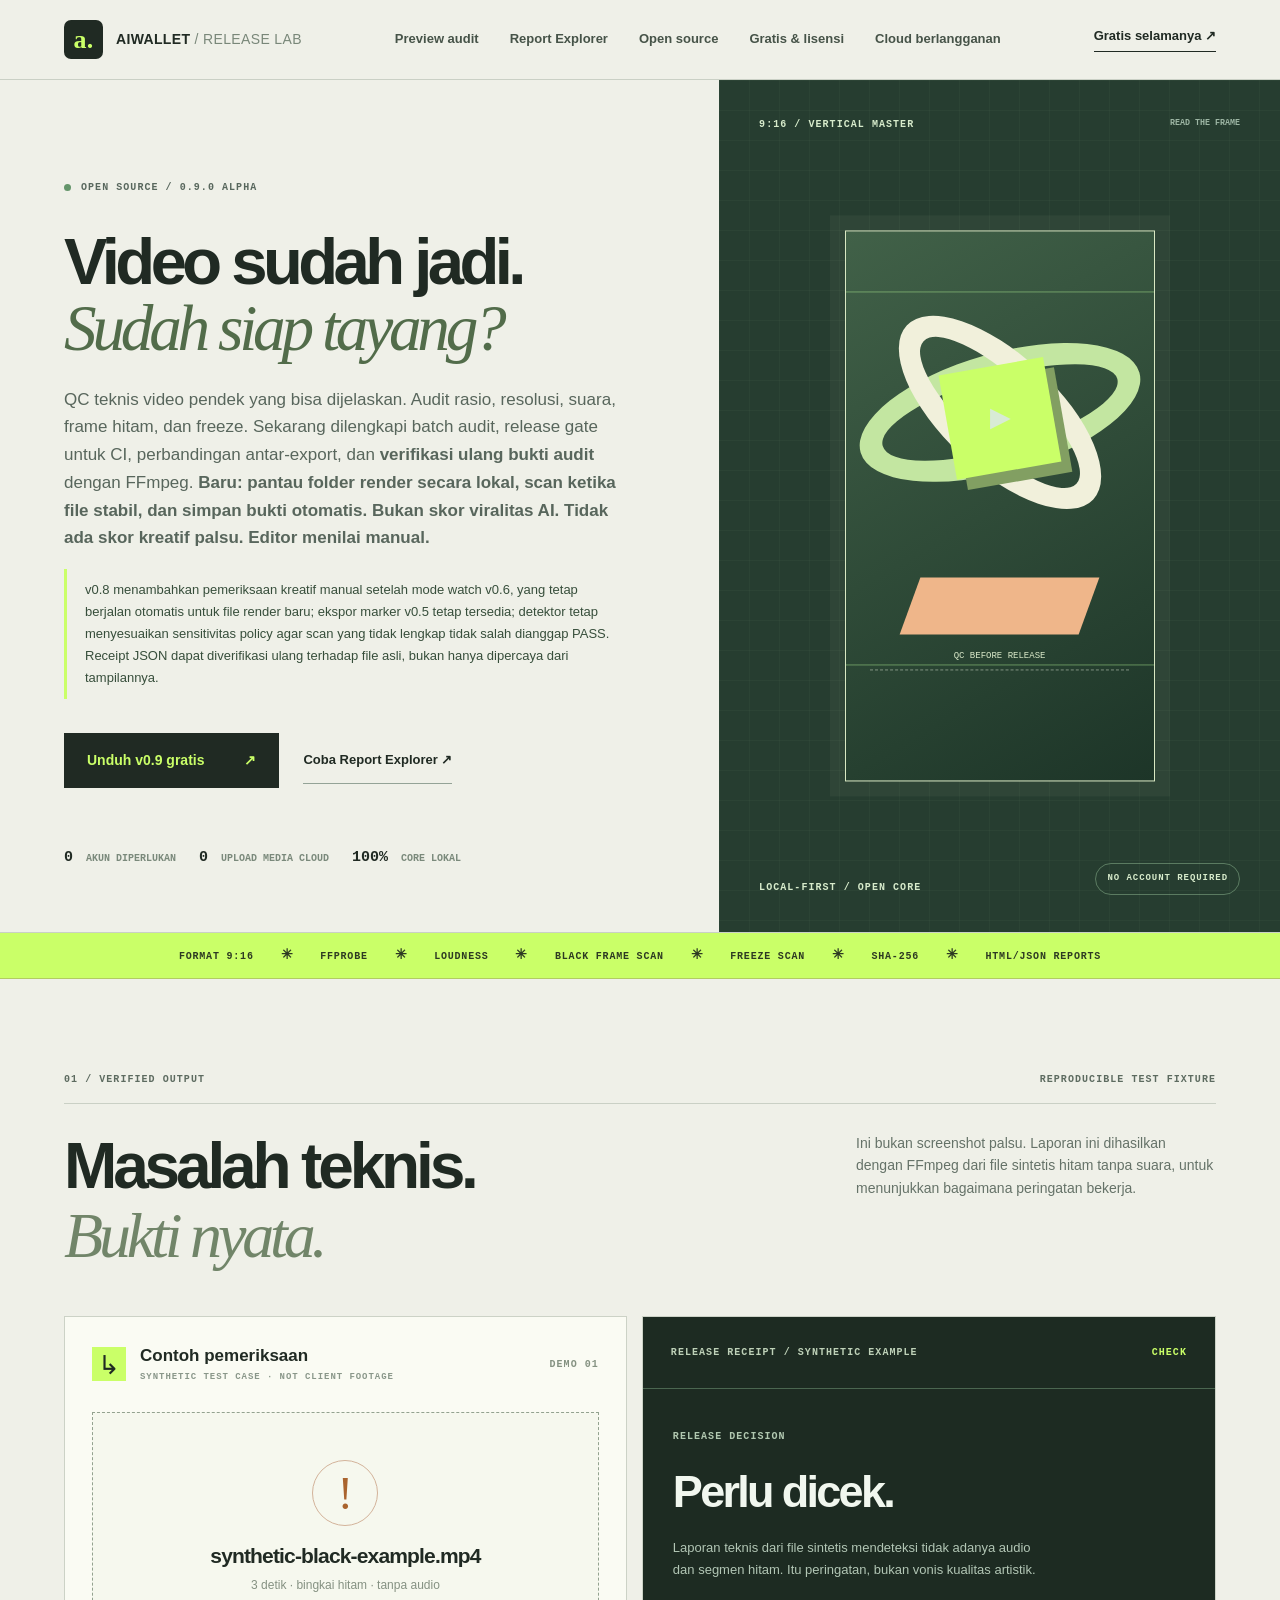
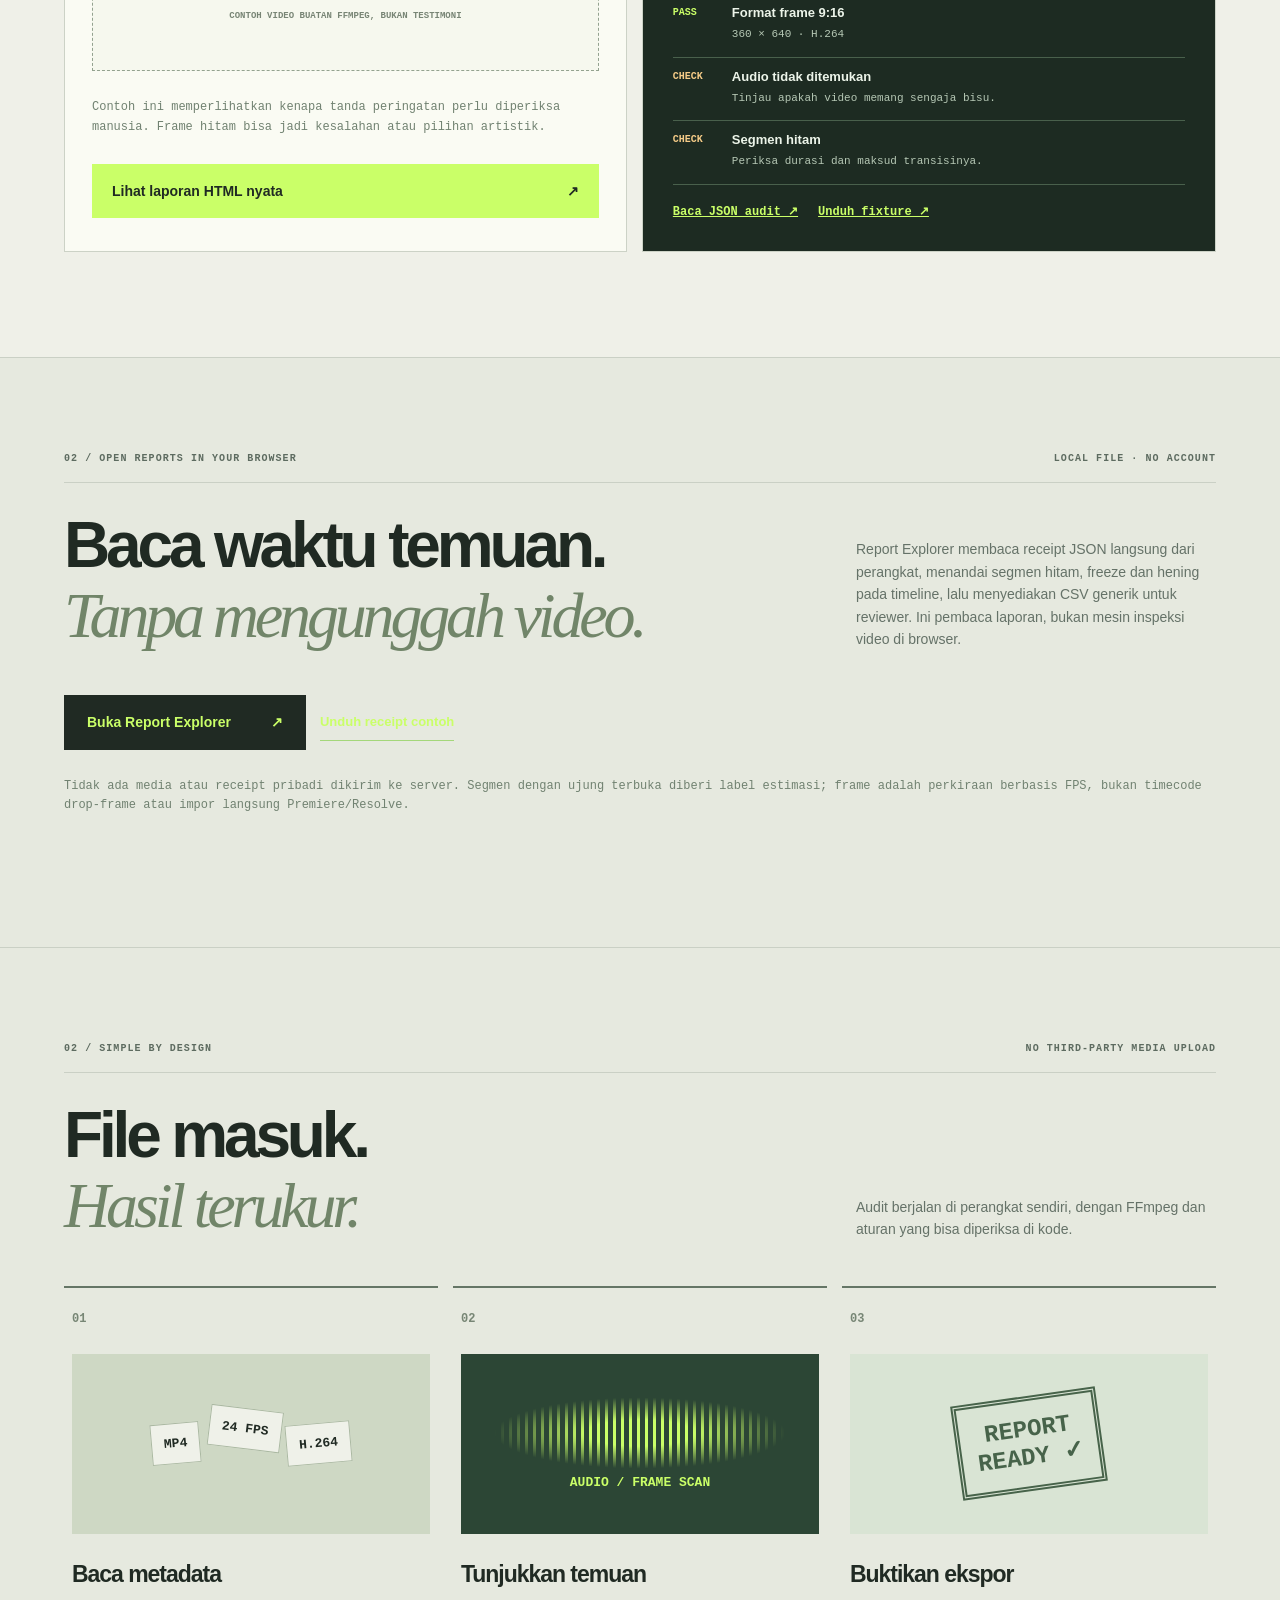
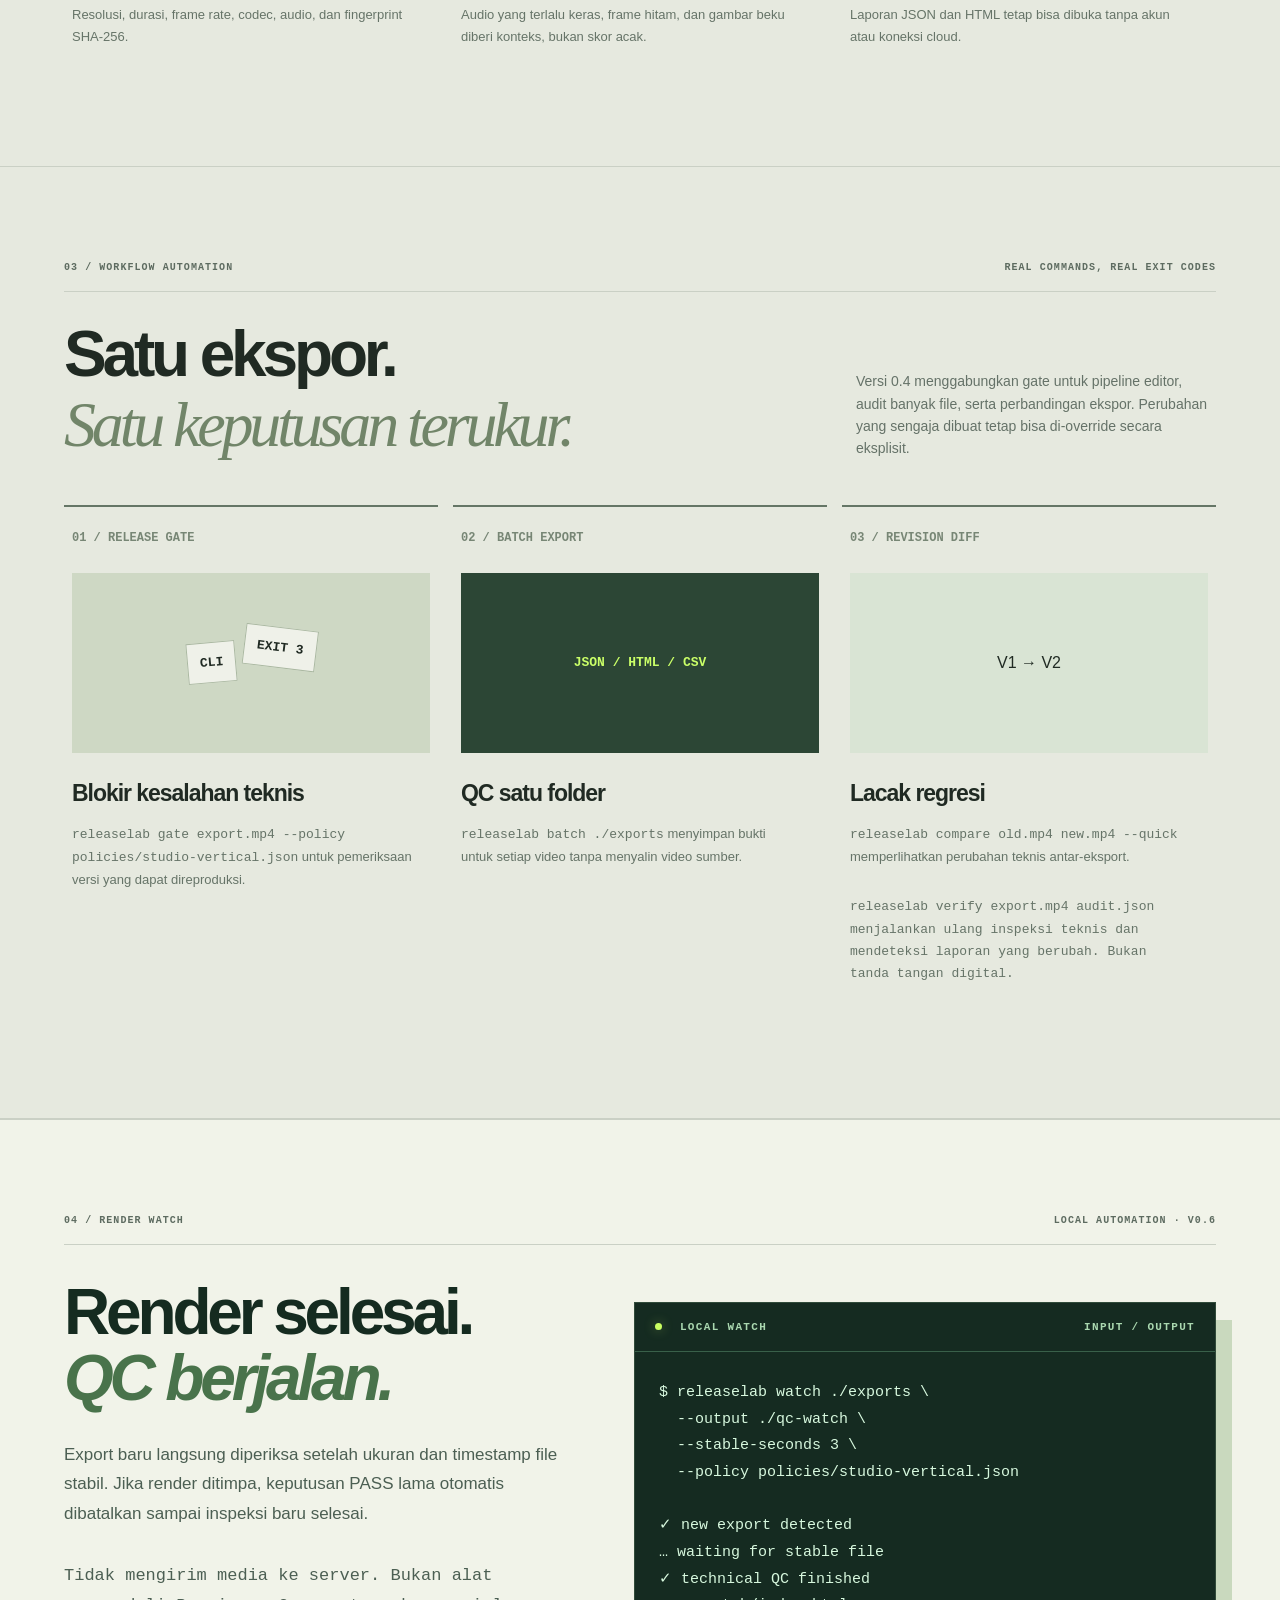
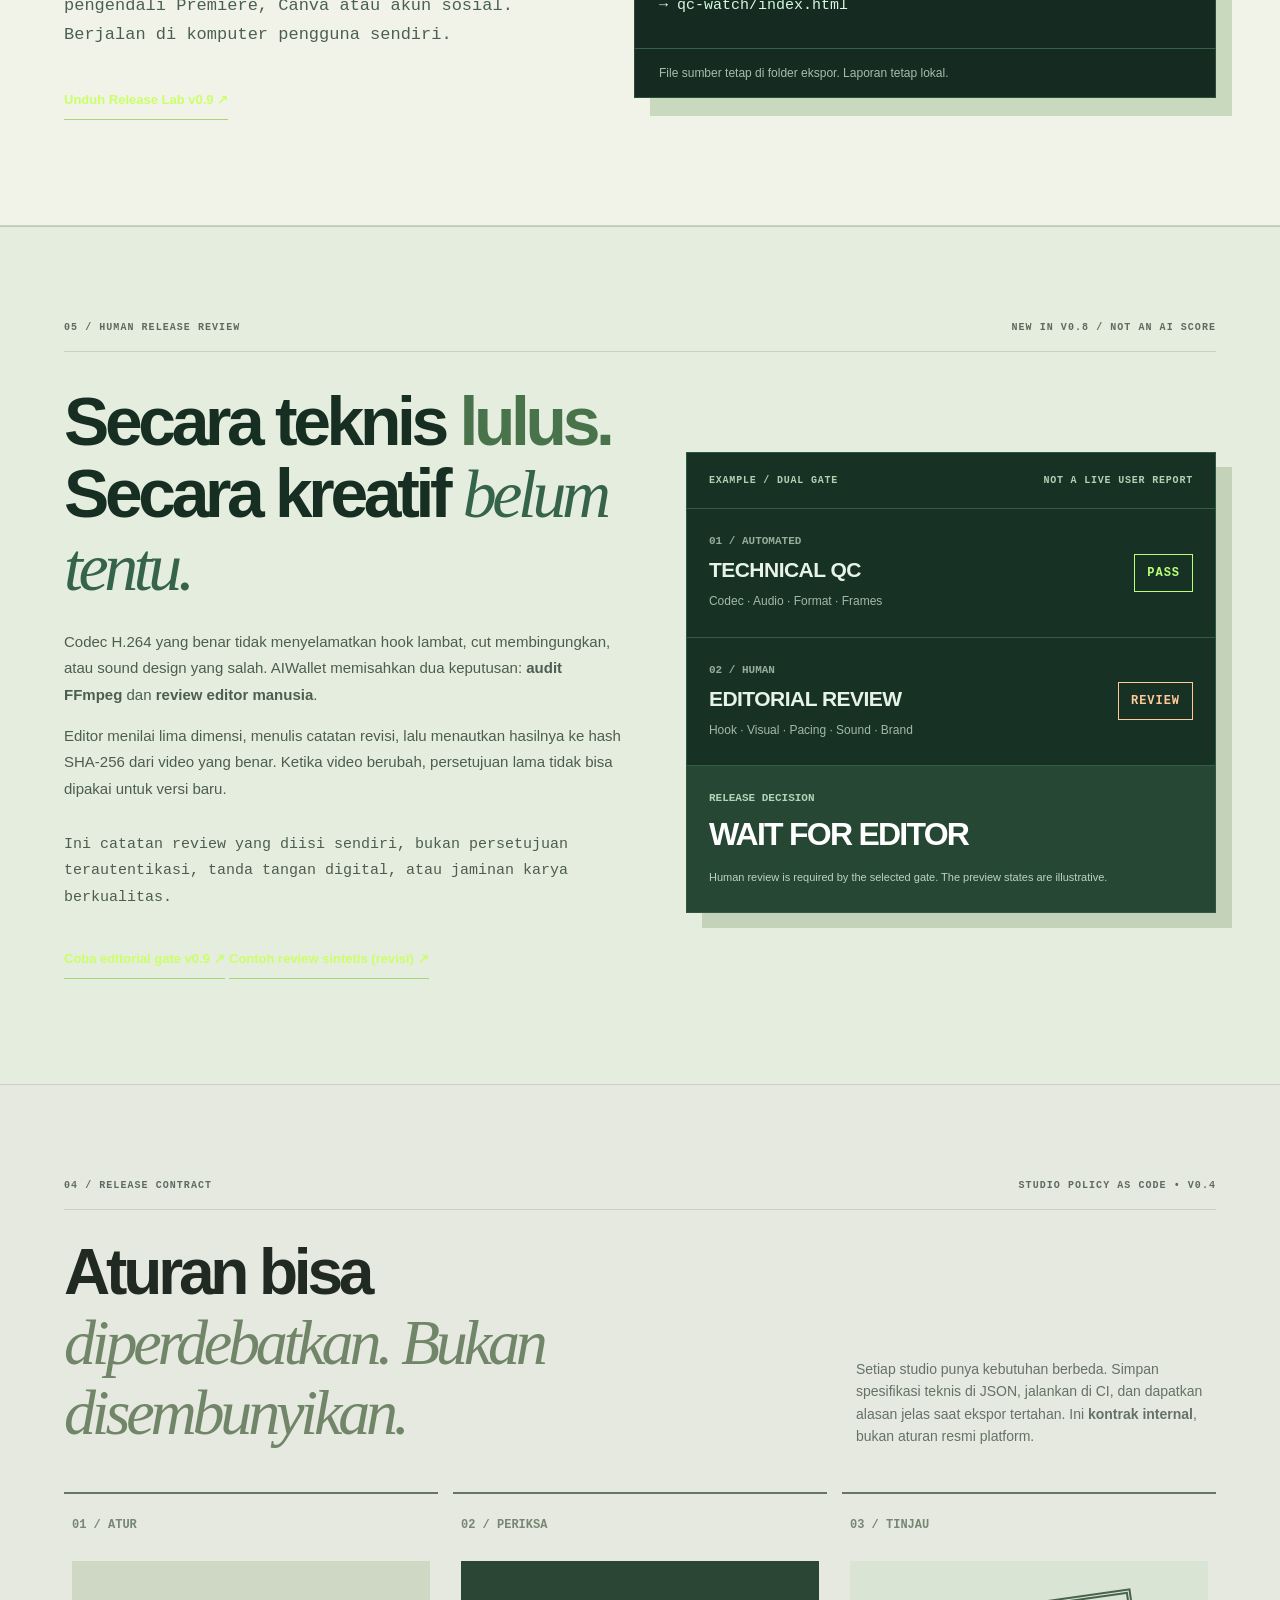
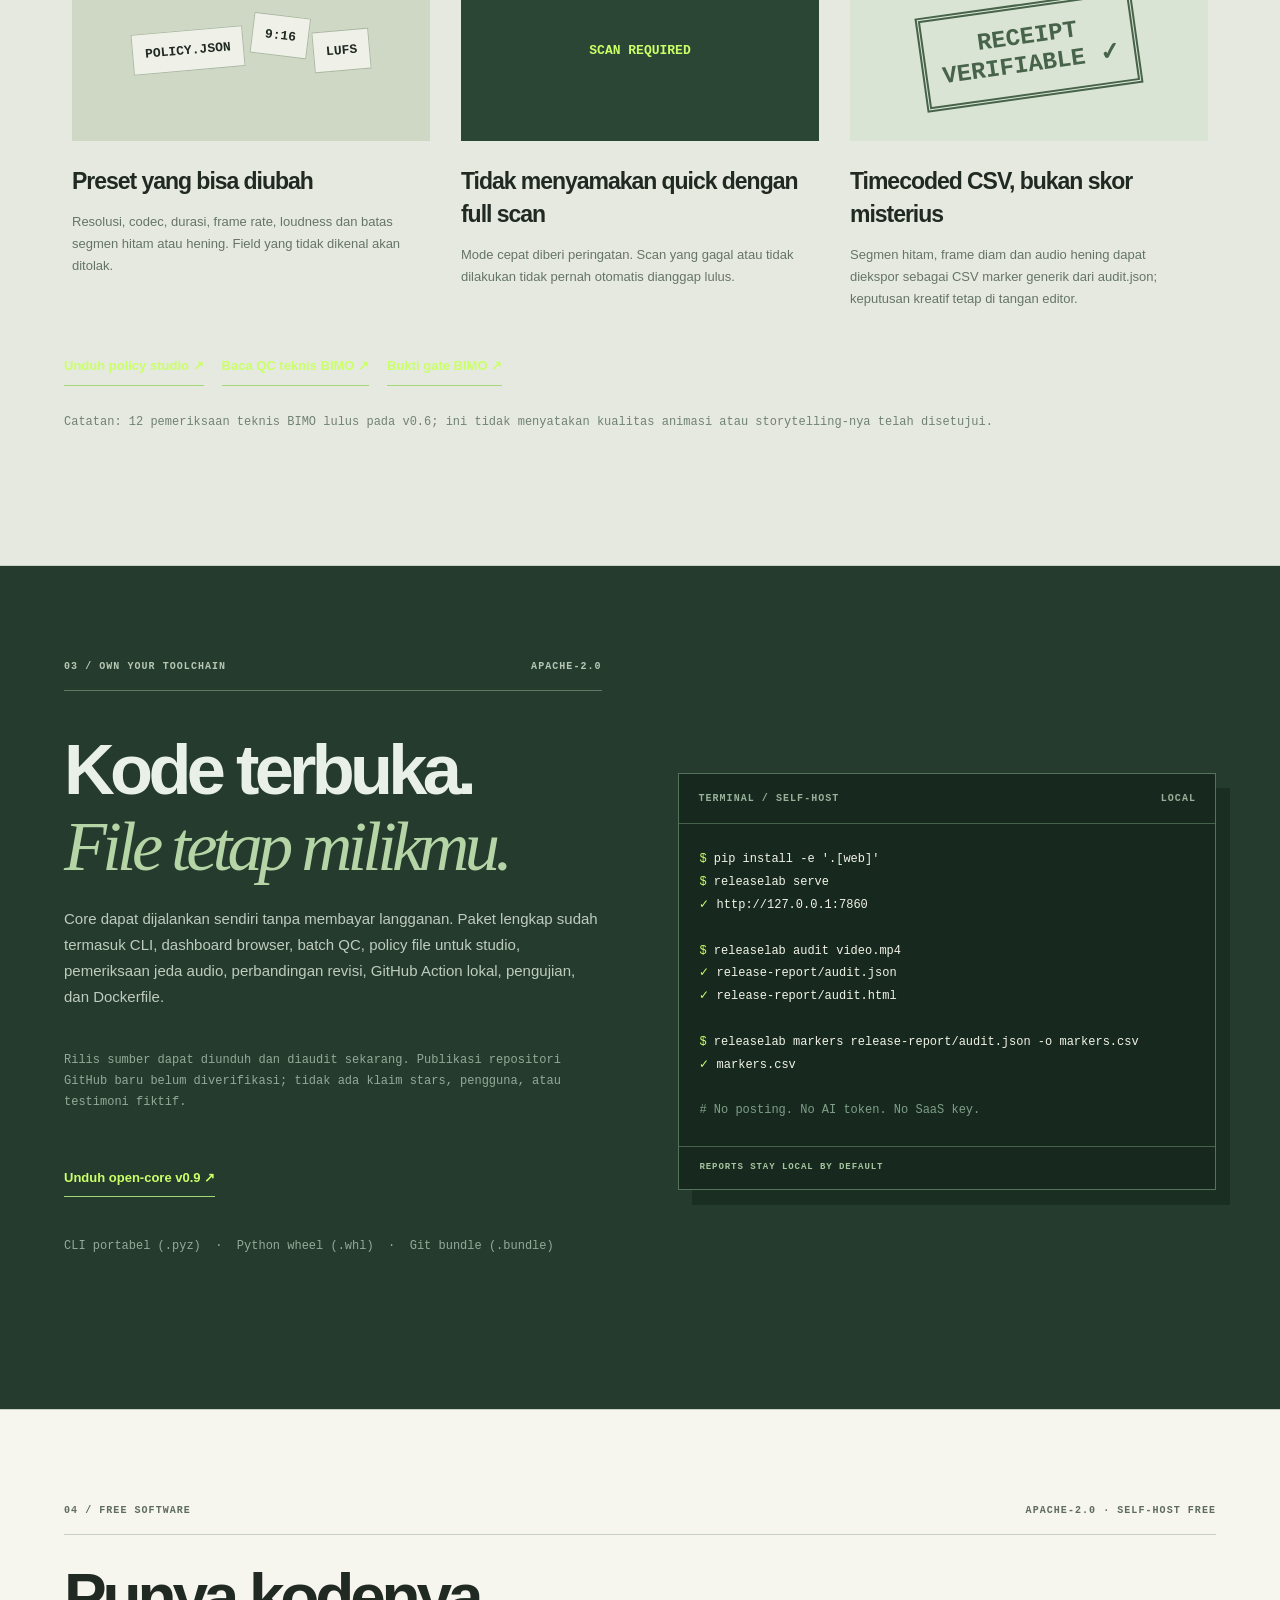
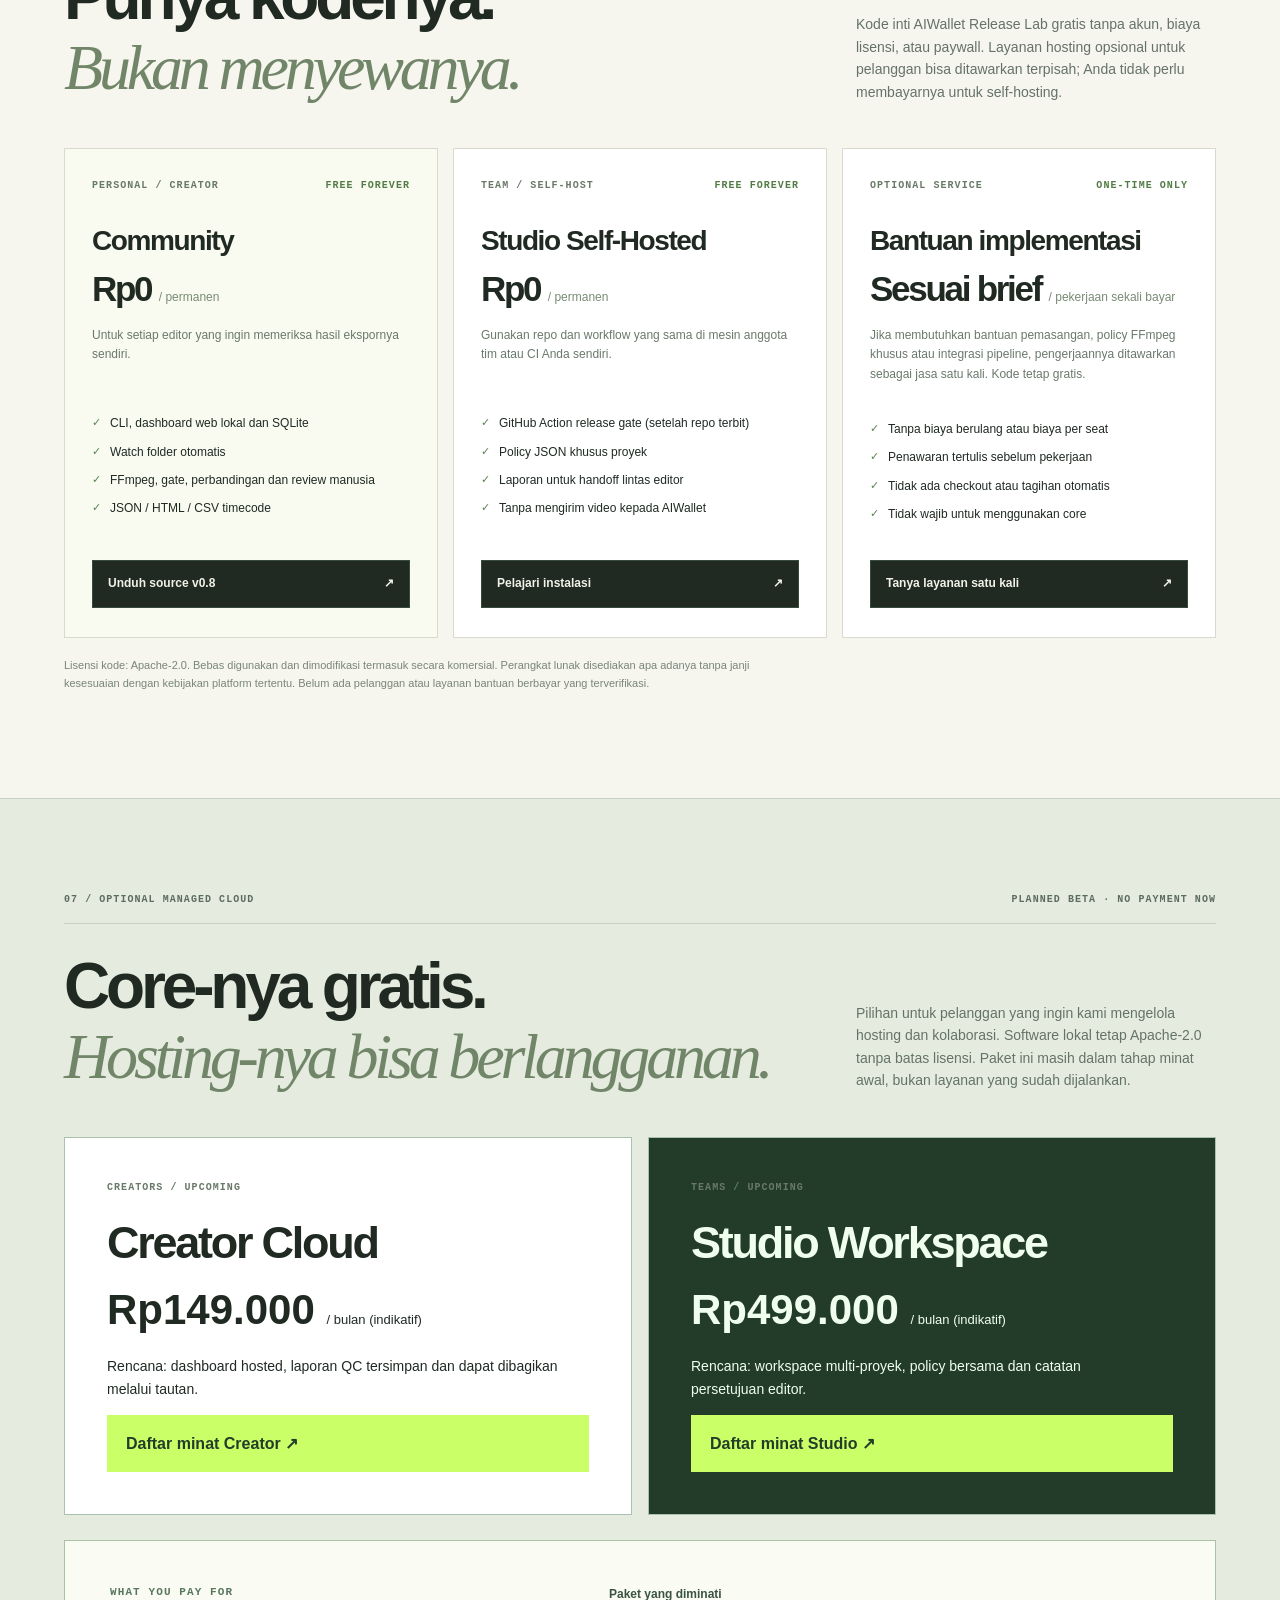
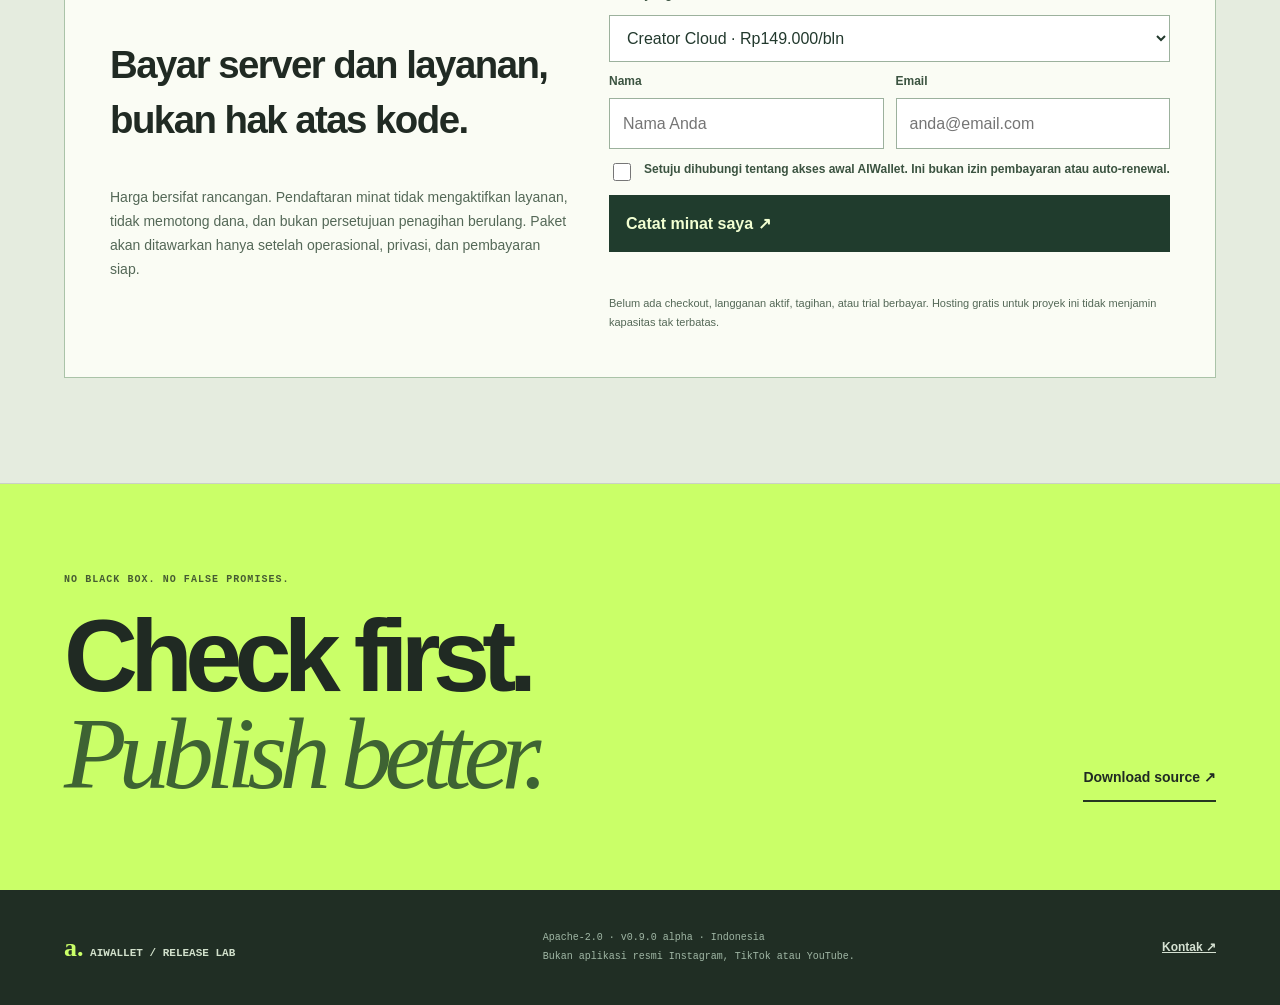
<file: site/index.html>
<!doctype html><html lang="id"><head><meta charset="utf-8"><meta name="viewport" content="width=device-width, initial-scale=1"><meta name="theme-color" content="#eff0e8"><meta name="description" content="AIWallet Release Lab. Open-source quality checks for Reels, Shorts and TikTok videos. Free Apache-2.0, no paid subscriptions or recurring charges."><meta property="og:type" content="website"><meta property="og:title" content="AIWallet Release Lab — Video QC sebelum publish"><meta property="og:description" content="FFmpeg media QC yang bisa diaudit, local-first dan Apache-2.0. Download source dan lihat contoh laporan."><title>AIWallet Release Lab — Open-source video release checks</title><link rel="icon" href="./assets/icon.svg" type="image/svg+xml"><link rel="stylesheet" href="./style.css"><script defer src="./app.js"></script></head><body>
<div class="shell"><header class="topbar"><a class="brand" href="#top"><span class="brand-mark">a.</span><span>AIWALLET <span class="brand-muted">/ RELEASE LAB</span></span></a><nav class="navigation" id="navigation" aria-label="Navigasi"><a href="#proof">Preview audit</a><a href="./tools/receipt-explorer.html">Report Explorer</a><a href="#open-source">Open source</a><a href="#free">Gratis & lisensi</a><a href="#managed">Cloud berlangganan</a></nav><a class="nav-cta" href="#free">Gratis selamanya ↗</a><button id="menu-button" class="menu-button" aria-label="Buka menu" aria-expanded="false" aria-controls="navigation"><span></span><span></span></button></header>
<main><section class="hero" id="top"><div class="hero-copy"><p class="eyebrow"><span class="live-dot"></span> OPEN SOURCE / 0.9.0 ALPHA</p><h1>Video sudah jadi.<br><em>Sudah siap tayang?</em></h1><p class="hero-lead">QC teknis video pendek yang bisa dijelaskan. Audit rasio, resolusi, suara, frame hitam, dan freeze. Sekarang dilengkapi batch audit, release gate untuk CI, perbandingan antar-export, dan <strong>verifikasi ulang bukti audit</strong> dengan FFmpeg. <strong>Baru: pantau folder render secara lokal, scan ketika file stabil, dan simpan bukti otomatis.</strong> <strong>Bukan skor viralitas AI. Tidak ada skor kreatif palsu. Editor menilai manual.</strong></p><p class="release-proof">v0.8 menambahkan pemeriksaan kreatif manual setelah mode watch v0.6, yang tetap berjalan otomatis untuk file render baru; ekspor marker v0.5 tetap tersedia; detektor tetap menyesuaikan sensitivitas policy agar scan yang tidak lengkap tidak salah dianggap PASS. Receipt JSON dapat diverifikasi ulang terhadap file asli, bukan hanya dipercaya dari tampilannya.</p><div class="hero-actions"><a class="primary-action" href="./releases/aiwallet-release-lab-v0.9.0.zip">Unduh v0.9 gratis <span>↗</span></a><a class="subtle-action" href="./tools/receipt-explorer.html">Coba Report Explorer ↗</a></div><div class="hero-notes"><span><b>0</b> akun diperlukan</span><span><b>0</b> upload media cloud</span><span><b>100%</b> core lokal</span></div></div><div class="hero-visual" role="img" aria-label="Ilustrasi bingkai video vertikal dan panduan zona aman"><div class="frame-annotation top">9:16 / VERTICAL MASTER<br><small>READ THE FRAME</small></div><div class="image-stage"><div class="stage-orbit orbit-one"></div><div class="stage-orbit orbit-two"></div><div class="stage-square"><span>▶</span></div><div class="stage-highlight"></div><div class="safe-boundary"><span>QC BEFORE RELEASE</span></div></div><div class="frame-annotation bottom"><span>LOCAL-FIRST / OPEN CORE</span><span class="tiny-badge">NO ACCOUNT REQUIRED</span></div></div></section>
<div class="ticker"><div>FORMAT 9:16 <i>✳</i> FFPROBE <i>✳</i> LOUDNESS <i>✳</i> BLACK FRAME SCAN <i>✳</i> FREEZE SCAN <i>✳</i> SHA-256 <i>✳</i> HTML/JSON REPORTS</div></div>
<section class="workbench section" id="proof"><div class="section-kicker"><span>01 / VERIFIED OUTPUT</span><span>REPRODUCIBLE TEST FIXTURE</span></div><div class="section-head"><h2>Masalah teknis.<br><span>Bukti nyata.</span></h2><p>Ini bukan screenshot palsu. Laporan ini dihasilkan dengan FFmpeg dari file sintetis hitam tanpa suara, untuk menunjukkan bagaimana peringatan bekerja.</p></div><div class="lab-layout"><div class="upload-panel"><div class="panel-heading"><span class="panel-symbol">↳</span><div><h3>Contoh pemeriksaan</h3><p>SYNTHETIC TEST CASE · NOT CLIENT FOOTAGE</p></div><span class="panel-step">DEMO 01</span></div><div class="dropzone static-demo" aria-label="Contoh file dengan masalah sengaja"><span class="drop-icon">!</span><strong>synthetic-black-example.mp4</strong><p>3 detik · bingkai hitam · tanpa audio</p><span class="drop-caption">CONTOH VIDEO BUATAN FFmpeg, BUKAN TESTIMONI</span></div><p class="source-note">Contoh ini memperlihatkan kenapa tanda peringatan perlu diperiksa manusia. Frame hitam bisa jadi kesalahan atau pilihan artistik.</p><a href="./demo/audit.html" class="run-button" style="display:flex;text-decoration:none">Lihat laporan HTML nyata <span>↗</span></a></div><div class="result-panel"><div class="result-head"><span>RELEASE RECEIPT / SYNTHETIC EXAMPLE</span><span class="result-badge">CHECK</span></div><div style="padding:30px"><p class="eyebrow" style="color:#b1c8b0">RELEASE DECISION</p><h3 style="font-size:45px;margin:15px 0 4px;letter-spacing:-.06em">Perlu dicek.</h3><p style="color:#b2c6b5;max-width:380px;font-size:13px;line-height:1.65">Laporan teknis dari file sintetis mendeteksi tidak adanya audio dan segmen hitam. Itu peringatan, bukan vonis kualitas artistik.</p><div class="result-checks"><div class="result-check"><span>PASS</span><div><h4>Format frame 9:16</h4><p>360 × 640 · H.264</p></div></div><div class="result-check warn"><span>CHECK</span><div><h4>Audio tidak ditemukan</h4><p>Tinjau apakah video memang sengaja bisu.</p></div></div><div class="result-check warn"><span>CHECK</span><div><h4>Segmen hitam</h4><p>Periksa durasi dan maksud transisinya.</p></div></div></div><a href="./demo/audit.json" style="display:inline-block;color:#caff68;font:700 12px var(--mono);margin-top:19px;text-decoration:underline">Baca JSON audit ↗</a><a href="./demo/synthetic-black-example.mp4" download style="display:inline-block;color:#caff68;font:700 12px var(--mono);margin:19px 0 0 20px;text-decoration:underline">Unduh fixture ↗</a></div></div></div></section>
<section class="how section" id="explorer"><div class="section-kicker"><span>02 / OPEN REPORTS IN YOUR BROWSER</span><span>LOCAL FILE · NO ACCOUNT</span></div><div class="section-head"><h2>Baca waktu temuan.<br><span>Tanpa mengunggah video.</span></h2><p>Report Explorer membaca receipt JSON langsung dari perangkat, menandai segmen hitam, freeze dan hening pada timeline, lalu menyediakan CSV generik untuk reviewer. Ini pembaca laporan, bukan mesin inspeksi video di browser.</p></div><div style="display:flex;flex-wrap:wrap;gap:14px;align-items:center"><a class="primary-action" href="./tools/receipt-explorer.html">Buka Report Explorer <span>↗</span></a><a class="secondary-action" href="./demo/audit.json" download>Unduh receipt contoh</a></div><p class="source-note">Tidak ada media atau receipt pribadi dikirim ke server. Segmen dengan ujung terbuka diberi label estimasi; frame adalah perkiraan berbasis FPS, bukan timecode drop-frame atau impor langsung Premiere/Resolve.</p></section>
<section class="how section" id="method"><div class="section-kicker"><span>02 / SIMPLE BY DESIGN</span><span>NO THIRD-PARTY MEDIA UPLOAD</span></div><div class="section-head"><h2>File masuk.<br><span>Hasil terukur.</span></h2><p>Audit berjalan di perangkat sendiri, dengan FFmpeg dan aturan yang bisa diperiksa di kode.</p></div><div class="steps"><article><span class="step-no">01</span><div class="step-art step-art-one"><span>MP4</span><span>24 FPS</span><span>H.264</span></div><h3>Baca metadata</h3><p>Resolusi, durasi, frame rate, codec, audio, dan fingerprint SHA-256.</p></article><article><span class="step-no">02</span><div class="step-art step-art-two"><div class="waveform"></div><span>AUDIO / FRAME SCAN</span></div><h3>Tunjukkan temuan</h3><p>Audio yang terlalu keras, frame hitam, dan gambar beku diberi konteks, bukan skor acak.</p></article><article><span class="step-no">03</span><div class="step-art step-art-three"><span class="stamp">REPORT<br>READY ✓</span></div><h3>Buktikan ekspor</h3><p>Laporan JSON dan HTML tetap bisa dibuka tanpa akun atau koneksi cloud.</p></article></div></section>
<section class="how section" id="automation"><div class="section-kicker"><span>03 / WORKFLOW AUTOMATION</span><span>REAL COMMANDS, REAL EXIT CODES</span></div><div class="section-head"><h2>Satu ekspor.<br><span>Satu keputusan terukur.</span></h2><p>Versi 0.4 menggabungkan gate untuk pipeline editor, audit banyak file, serta perbandingan ekspor. Perubahan yang sengaja dibuat tetap bisa di-override secara eksplisit.</p></div><div class="steps"><article><span class="step-no">01 / RELEASE GATE</span><div class="step-art step-art-one"><span>CLI</span><span>EXIT 3</span></div><h3>Blokir kesalahan teknis</h3><p><code>releaselab gate export.mp4 --policy policies/studio-vertical.json</code> untuk pemeriksaan versi yang dapat direproduksi.</p></article><article><span class="step-no">02 / BATCH EXPORT</span><div class="step-art step-art-two"><span>JSON / HTML / CSV</span></div><h3>QC satu folder</h3><p><code>releaselab batch ./exports</code> menyimpan bukti untuk setiap video tanpa menyalin video sumber.</p></article><article><span class="step-no">03 / REVISION DIFF</span><div class="step-art step-art-three"><span>V1 → V2</span></div><h3>Lacak regresi</h3><p><code>releaselab compare old.mp4 new.mp4 --quick</code> memperlihatkan perubahan teknis antar-eksport.</p><p class="source-note"><code>releaselab verify export.mp4 audit.json</code> menjalankan ulang inspeksi teknis dan mendeteksi laporan yang berubah. Bukan tanda tangan digital.</p></article></div></section>

<section class="watch-product section" id="watch" aria-labelledby="watch-title"><div class="section-kicker"><span>04 / RENDER WATCH</span><span>LOCAL AUTOMATION · V0.6</span></div><div class="watch-split"><div class="watch-copy"><h2 id="watch-title">Render selesai.<br><span>QC berjalan.</span></h2><p>Export baru langsung diperiksa setelah ukuran dan timestamp file stabil. Jika render ditimpa, keputusan PASS lama otomatis dibatalkan sampai inspeksi baru selesai.</p><p class="source-note">Tidak mengirim media ke server. Bukan alat pengendali Premiere, Canva atau akun sosial. Berjalan di komputer pengguna sendiri.</p><a href="./releases/aiwallet-release-lab-v0.9.0.zip" class="secondary-action">Unduh Release Lab v0.9 ↗</a></div><div class="watch-console" aria-label="Contoh perintah mode Watch"><div class="watch-console-top"><span><i class="watch-led"></i> LOCAL WATCH</span><span>INPUT / OUTPUT</span></div><pre><code>$ releaselab watch ./exports \
  --output ./qc-watch \
  --stable-seconds 3 \
  --policy policies/studio-vertical.json

✓ new export detected
… waiting for stable file
✓ technical QC finished
→ qc-watch/index.html</code></pre><p>File sumber tetap di folder ekspor. Laporan tetap lokal.</p></div></div></section>
<section class="editorial-product section" id="creative-review" aria-labelledby="creative-review-title"><div class="section-kicker"><span>05 / HUMAN RELEASE REVIEW</span><span>NEW IN V0.8 / NOT AN AI SCORE</span></div><div class="editorial-dual"><div class="editorial-copy"><h2 id="creative-review-title">Secara teknis <span>lulus.</span><br>Secara kreatif <em>belum tentu.</em></h2><p>Codec H.264 yang benar tidak menyelamatkan hook lambat, cut membingungkan, atau sound design yang salah. AIWallet memisahkan dua keputusan: <strong>audit FFmpeg</strong> dan <strong>review editor manusia</strong>.</p><p>Editor menilai lima dimensi, menulis catatan revisi, lalu menautkan hasilnya ke hash SHA-256 dari video yang benar. Ketika video berubah, persetujuan lama tidak bisa dipakai untuk versi baru.</p><p class="source-note">Ini catatan review yang diisi sendiri, bukan persetujuan terautentikasi, tanda tangan digital, atau jaminan karya berkualitas.</p><a class="secondary-action" href="./releases/aiwallet-release-lab-v0.9.0.zip">Coba editorial gate v0.9 ↗</a> <a class="secondary-action" href="./demo/editorial-review-example.json" download>Contoh review sintetis (revisi) ↗</a></div><div class="review-instrument" aria-label="Contoh ilustratif dua gate terpisah, bukan hasil pengguna nyata"><div class="review-instrument-head"><span>EXAMPLE / DUAL GATE</span><span>NOT A LIVE USER REPORT</span></div><div class="review-instrument-row"><div><small>01 / AUTOMATED</small><strong>TECHNICAL QC</strong><span>Codec · Audio · Format · Frames</span></div><b class="review-pass">PASS</b></div><div class="review-instrument-row"><div><small>02 / HUMAN</small><strong>EDITORIAL REVIEW</strong><span>Hook · Visual · Pacing · Sound · Brand</span></div><b class="review-revise">REVIEW</b></div><div class="review-instrument-bottom"><span>RELEASE DECISION</span><strong>WAIT FOR EDITOR</strong><p>Human review is required by the selected gate. The preview states are illustrative.</p></div></div></div></section>
<section class="how section" id="studio-policy" aria-labelledby="policy-title"><div class="section-kicker"><span>04 / RELEASE CONTRACT</span><span>STUDIO POLICY AS CODE • V0.4</span></div><div class="section-head"><h2 id="policy-title">Aturan bisa<br><span>diperdebatkan. Bukan disembunyikan.</span></h2><p>Setiap studio punya kebutuhan berbeda. Simpan spesifikasi teknis di JSON, jalankan di CI, dan dapatkan alasan jelas saat ekspor tertahan. Ini <strong>kontrak internal</strong>, bukan aturan resmi platform.</p></div><div class="steps"><article><span class="step-no">01 / ATUR</span><div class="step-art step-art-one"><span>POLICY.JSON</span><span>9:16</span><span>LUFS</span></div><h3>Preset yang bisa diubah</h3><p>Resolusi, codec, durasi, frame rate, loudness dan batas segmen hitam atau hening. Field yang tidak dikenal akan ditolak.</p></article><article><span class="step-no">02 / PERIKSA</span><div class="step-art step-art-two"><span>SCAN REQUIRED</span></div><h3>Tidak menyamakan quick dengan full scan</h3><p>Mode cepat diberi peringatan. Scan yang gagal atau tidak dilakukan tidak pernah otomatis dianggap lulus.</p></article><article><span class="step-no">03 / TINJAU</span><div class="step-art step-art-three"><span class="stamp">RECEIPT<br>VERIFIABLE ✓</span></div><h3>Timecoded CSV, bukan skor misterius</h3><p>Segmen hitam, frame diam dan audio hening dapat diekspor sebagai CSV marker generik dari audit.json; keputusan kreatif tetap di tangan editor.</p></article></div><div style="margin-top:25px;display:flex;gap:18px;flex-wrap:wrap"><a class="secondary-action" href="./policies/studio-vertical.json" download>Unduh policy studio ↗</a><a class="secondary-action" href="./demo/bimo/audit.html">Baca QC teknis BIMO ↗</a><a class="secondary-action" href="./demo/bimo/gate.json">Bukti gate BIMO ↗</a></div><p class="source-note">Catatan: 12 pemeriksaan teknis BIMO lulus pada v0.6; ini tidak menyatakan kualitas animasi atau storytelling-nya telah disetujui.</p></section>
<section class="open-source section" id="open-source"><div class="open-copy"><div class="section-kicker"><span>03 / OWN YOUR TOOLCHAIN</span><span>APACHE-2.0</span></div><h2>Kode terbuka.<br><span>File tetap milikmu.</span></h2><p>Core dapat dijalankan sendiri tanpa membayar langganan. Paket lengkap sudah termasuk CLI, dashboard browser, batch QC, policy file untuk studio, pemeriksaan jeda audio, perbandingan revisi, GitHub Action lokal, pengujian, dan Dockerfile.</p><p class="source-note">Rilis sumber dapat diunduh dan diaudit sekarang. Publikasi repositori GitHub baru belum diverifikasi; tidak ada klaim stars, pengguna, atau testimoni fiktif.</p><a class="secondary-action" href="./releases/aiwallet-release-lab-v0.9.0.zip">Unduh open-core v0.9 ↗</a><p class="source-note"><a href="./releases/releaselab-0.8.0.pyz" download>CLI portabel (.pyz)</a> &nbsp;·&nbsp; <a href="./releases/aiwallet_release_lab-0.8.0-py3-none-any.whl" download>Python wheel (.whl)</a> &nbsp;·&nbsp; <a href="./releases/AIWallet_ReleaseLab_v0.9.0.git.bundle" download>Git bundle (.bundle)</a></p></div><div class="terminal"><div class="terminal-top"><span>TERMINAL / SELF-HOST</span><span>LOCAL</span></div><pre><code><span class="prompt">$</span> pip install -e '.[web]'
<span class="prompt">$</span> releaselab serve
<span class="okay">✓</span> http://127.0.0.1:7860

<span class="prompt">$</span> releaselab audit video.mp4
<span class="okay">✓</span> release-report/audit.json
<span class="okay">✓</span> release-report/audit.html

<span class="prompt">$</span> releaselab markers release-report/audit.json -o markers.csv
<span class="okay">✓</span> markers.csv

<span class="comment"># No posting. No AI token. No SaaS key.</span></code></pre><div class="terminal-footer">REPORTS STAY LOCAL BY DEFAULT</div></div></section>
<section class="pricing section" id="free"><div class="section-kicker"><span>04 / FREE SOFTWARE</span><span>APACHE-2.0 · SELF-HOST FREE</span></div><div class="section-head"><h2>Punya kodenya.<br><span>Bukan menyewanya.</span></h2><p>Kode inti AIWallet Release Lab gratis tanpa akun, biaya lisensi, atau paywall. Layanan hosting opsional untuk pelanggan bisa ditawarkan terpisah; Anda tidak perlu membayarnya untuk self-hosting.</p></div><div class="pricing-grid">
<article class="pricing-card free"><div class="plan-top"><span>PERSONAL / CREATOR</span><span>FREE FOREVER</span></div><h3>Community</h3><div class="price">Rp0 <small>/ permanen</small></div><p>Untuk setiap editor yang ingin memeriksa hasil ekspornya sendiri.</p><ul><li>CLI, dashboard web lokal dan SQLite</li><li>Watch folder otomatis</li><li>FFmpeg, gate, perbandingan dan review manusia</li><li>JSON / HTML / CSV timecode</li></ul><a href="./releases/aiwallet-release-lab-v0.9.0.zip" class="plan-action">Unduh source v0.8 <span>↗</span></a></article>
<article class="pricing-card"><div class="plan-top"><span>TEAM / SELF-HOST</span><span>FREE FOREVER</span></div><h3>Studio Self-Hosted</h3><div class="price">Rp0 <small>/ permanen</small></div><p>Gunakan repo dan workflow yang sama di mesin anggota tim atau CI Anda sendiri.</p><ul><li>GitHub Action release gate (setelah repo terbit)</li><li>Policy JSON khusus proyek</li><li>Laporan untuk handoff lintas editor</li><li>Tanpa mengirim video kepada AIWallet</li></ul><a href="./releases/releaselab-0.8.0.pyz" class="plan-action">Pelajari instalasi <span>↗</span></a></article>
<article class="pricing-card"><div class="plan-top"><span>OPTIONAL SERVICE</span><span>ONE-TIME ONLY</span></div><h3>Bantuan implementasi</h3><div class="price">Sesuai brief <small>/ pekerjaan sekali bayar</small></div><p>Jika membutuhkan bantuan pemasangan, policy FFmpeg khusus atau integrasi pipeline, pengerjaannya ditawarkan sebagai jasa satu kali. Kode tetap gratis.</p><ul><li>Tanpa biaya berulang atau biaya per seat</li><li>Penawaran tertulis sebelum pekerjaan</li><li>Tidak ada checkout atau tagihan otomatis</li><li>Tidak wajib untuk menggunakan core</li></ul><a href="mailto:muhammadzakyasshidqy@gmail.com?subject=AIWallet%20Release%20Lab%20-%20Bantuan%20Sekali%20Bayar" class="plan-action">Tanya layanan satu kali <span>↗</span></a></article></div><p class="pricing-disclaimer">Lisensi kode: Apache-2.0. Bebas digunakan dan dimodifikasi termasuk secara komersial. Perangkat lunak disediakan apa adanya tanpa janji kesesuaian dengan kebijakan platform tertentu. Belum ada pelanggan atau layanan bantuan berbayar yang terverifikasi.</p></section>
<section class="managed section" id="managed" aria-labelledby="managed-title"><div class="section-kicker"><span>07 / OPTIONAL MANAGED CLOUD</span><span>PLANNED BETA · NO PAYMENT NOW</span></div>
<div class="section-head"><h2 id="managed-title">Core-nya gratis.<br><span>Hosting-nya bisa berlangganan.</span></h2><p>Pilihan untuk pelanggan yang ingin kami mengelola hosting dan kolaborasi. Software lokal tetap Apache-2.0 tanpa batas lisensi. Paket ini masih dalam tahap minat awal, bukan layanan yang sudah dijalankan.</p></div>
<div class="managed-grid"><article class="managed-plan"><div class="plan-top">CREATORS / UPCOMING</div><h3>Creator Cloud</h3><div class="managed-price">Rp149.000 <small>/ bulan (indikatif)</small></div><p>Rencana: dashboard hosted, laporan QC tersimpan dan dapat dibagikan melalui tautan.</p><button type="button" class="managed-select" data-plan="creator_cloud">Daftar minat Creator ↗</button></article>
<article class="managed-plan strong"><div class="plan-top">TEAMS / UPCOMING</div><h3>Studio Workspace</h3><div class="managed-price">Rp499.000 <small>/ bulan (indikatif)</small></div><p>Rencana: workspace multi-proyek, policy bersama dan catatan persetujuan editor.</p><button type="button" class="managed-select" data-plan="studio_workspace">Daftar minat Studio ↗</button></article></div>
<div class="managed-signup"><div><div class="managed-kicker">WHAT YOU PAY FOR</div><h3>Bayar server dan layanan, bukan hak atas kode.</h3><p>Harga bersifat rancangan. Pendaftaran minat tidak mengaktifkan layanan, tidak memotong dana, dan bukan persetujuan penagihan berulang. Paket akan ditawarkan hanya setelah operasional, privasi, dan pembayaran siap.</p></div>
<form id="managed-interest-form" autocomplete="on"><label for="managed-plan">Paket yang diminati</label><select name="plan" id="managed-plan" required><option value="creator_cloud">Creator Cloud · Rp149.000/bln</option><option value="studio_workspace">Studio Workspace · Rp499.000/bln</option></select>
<div class="managed-fields"><div><label for="managed-name">Nama</label><input id="managed-name" name="name" type="text" autocomplete="name" minlength="2" maxlength="100" required placeholder="Nama Anda"></div><div><label for="managed-email">Email</label><input id="managed-email" name="email" type="email" autocomplete="email" maxlength="254" required placeholder="anda@email.com"></div></div>
<div class="managed-trap" aria-hidden="true"><label>Website<input name="website" tabindex="-1" autocomplete="off"></label></div>
<label class="managed-checkbox"><input name="consent" type="checkbox" required><span>Setuju dihubungi tentang akses awal AIWallet. Ini bukan izin pembayaran atau auto-renewal.</span></label>
<button id="managed-submit" class="managed-submit" type="submit">Catat minat saya ↗</button><p role="status" aria-live="polite" id="managed-feedback"></p>
<p class="managed-foot">Belum ada checkout, langganan aktif, tagihan, atau trial berbayar. Hosting gratis untuk proyek ini tidak menjamin kapasitas tak terbatas.</p></form></div></section>
<section class="closing"><span class="eyebrow">NO BLACK BOX. NO FALSE PROMISES.</span><h2>Check first.<br><em>Publish better.</em></h2><a href="./releases/aiwallet-release-lab-v0.9.0.zip">Download source ↗</a></section>
</main><footer><div class="footer-brand">a.<span> AIWALLET / RELEASE LAB</span></div><div><span>Apache-2.0 · v0.9.0 alpha · Indonesia</span><span>Bukan aplikasi resmi Instagram, TikTok atau YouTube.</span></div><a href="mailto:muhammadzakyasshidqy@gmail.com">Kontak ↗</a></footer></div>
</body></html>
</file>
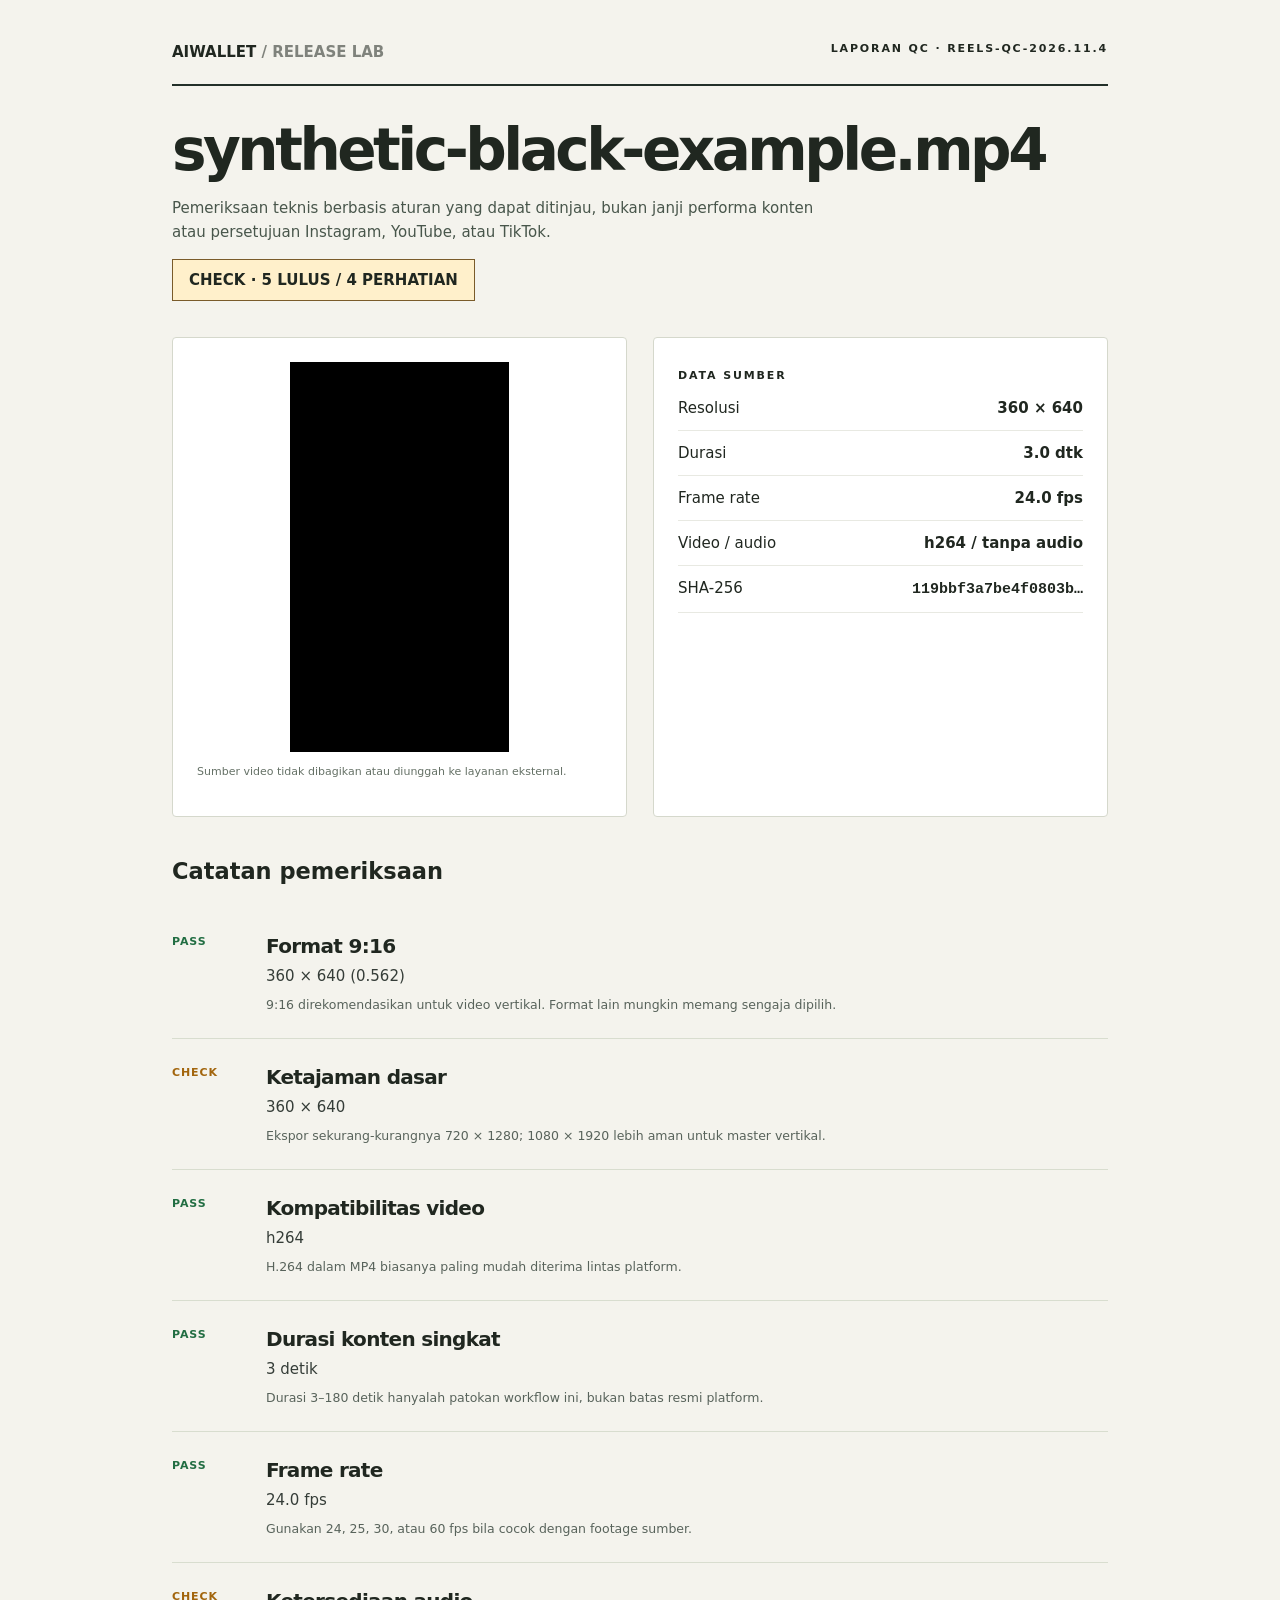
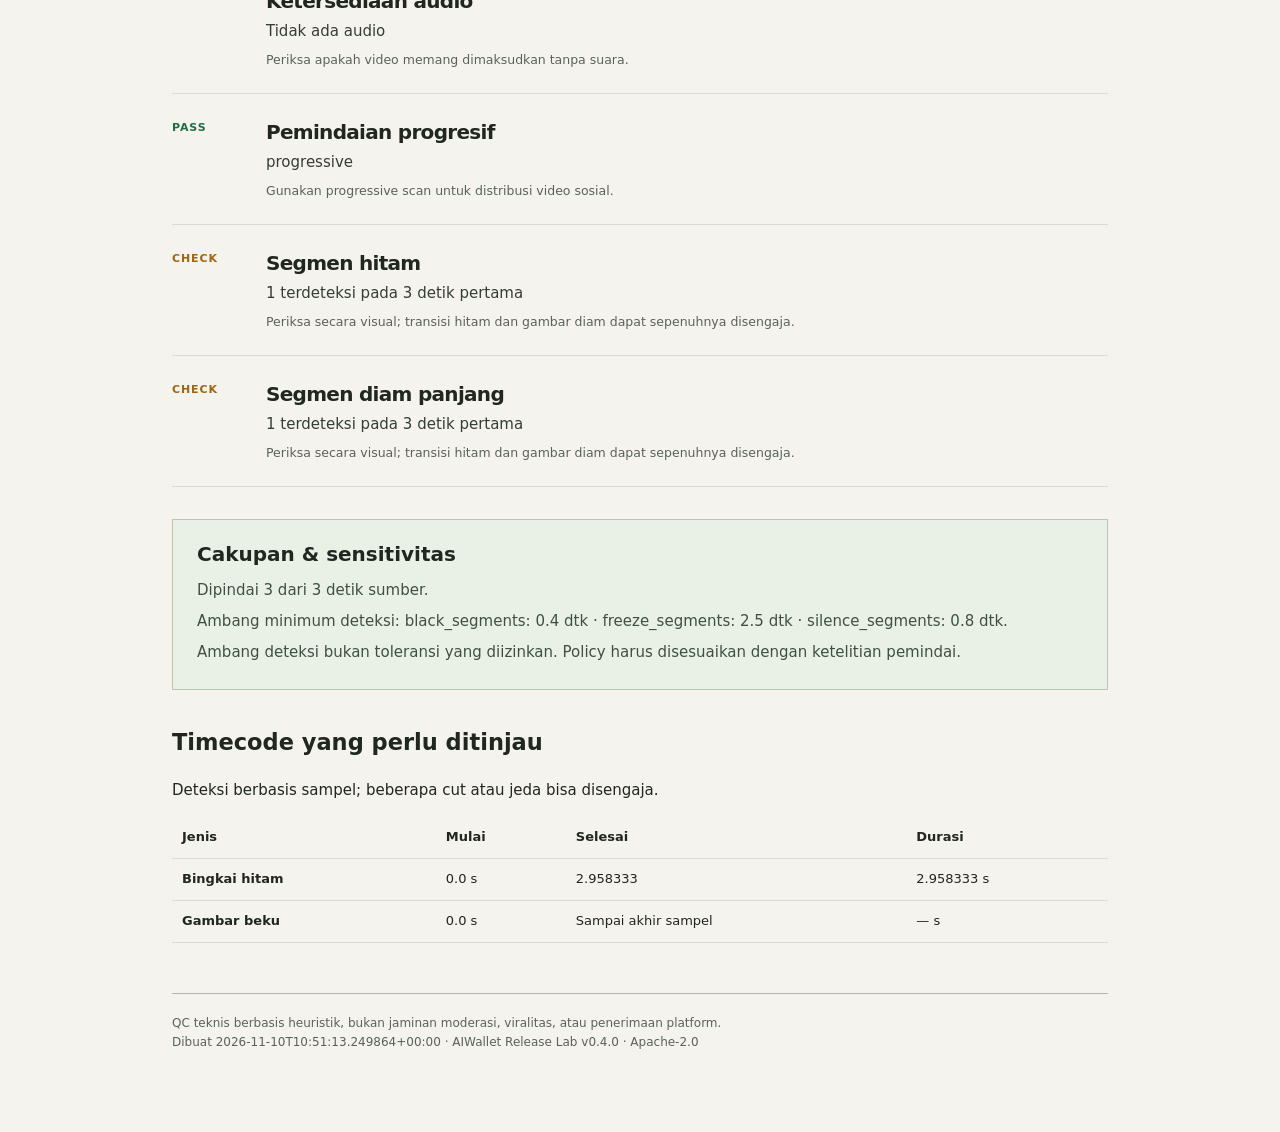
<file: site/demo/audit.html>
<!doctype html><html lang="id"><head><meta charset="utf-8">
<meta name="viewport" content="width=device-width,initial-scale=1"><title>synthetic-black-example.mp4 | Release Lab</title>
<style>*{box-sizing:border-box}body{font:15px/1.6 system-ui,sans-serif;background:#f4f3ed;color:#202720;margin:0}
main{max-width:980px;margin:auto;padding:40px 22px 80px}.top{display:flex;justify-content:space-between;gap:16px;border-bottom:2px solid #222f29;padding-bottom:20px}
.eyebrow{font-size:11px;font-weight:800;letter-spacing:.17em;text-transform:uppercase}h1{font-size:clamp(34px,5vw,58px);line-height:1.06;letter-spacing:-.06em;margin:34px 0 15px;overflow-wrap:anywhere}
.status{display:inline-block;padding:8px 16px;background:#d9e5d2;border:1px solid #48654c;font-weight:800;text-transform:uppercase}
.status-warn{background:#fff0cb;border-color:#7a5b2a}.status-fail{background:#ffe0dc;border-color:#983d36}
.intro{max-width:670px;color:#48564b}.coverage{border:1px solid #b7c7b4;background:#e9f1e7;padding:18px 24px;margin:32px 0}.coverage h2{margin:0 0 8px;font-size:20px}.coverage p{margin:7px 0;color:#3f5042}.columns{display:grid;grid-template-columns:1fr 1fr;gap:26px;margin:36px 0}
.panel{background:#fff;border:1px solid #d5d8cc;padding:24px;border-radius:4px}.poster{max-height:390px;max-width:100%;object-fit:contain;display:block;margin:auto}
.meta{list-style:none;padding:0;margin:0}.meta li{display:flex;justify-content:space-between;gap:12px;border-bottom:1px solid #e8e9e2;padding:10px 0}
.meta strong{text-align:right;overflow-wrap:anywhere}.check{display:grid;grid-template-columns:75px 1fr;gap:19px;padding:22px 0;border-bottom:1px solid #d8ddcf}
.check h3{margin:0;font-size:20px;letter-spacing:-.035em}.check p{margin:2px 0 4px;color:#353d38}.check small{color:#58635b}
.flag{font-size:11px;letter-spacing:.08em;font-weight:800;margin-top:3px}.flag-pass{color:#216d42}.flag-warn{color:#a2650d}.flag-fail{color:#ba2b30}
footer{margin-top:50px;border-top:1px solid #b1b5ac;padding-top:20px;color:#58635b;font-size:12px}code{overflow-wrap:anywhere}.timeline{margin:34px 0}.timeline table{width:100%;border-collapse:collapse;text-align:left}.timeline td,.timeline th{padding:10px;border-bottom:1px solid #d8ddcf;font-size:13px;overflow-wrap:anywhere}
@media(max-width:680px){.columns{grid-template-columns:1fr}.top{flex-direction:column}.check{grid-template-columns:55px 1fr;gap:10px}}</style></head><body>
<main><div class="top"><b>AIWALLET <span style="opacity:.55">/ RELEASE LAB</span></b><span class="eyebrow">Laporan QC · reels-qc-2026.11.4</span></div>
<h1>synthetic-black-example.mp4</h1><p class="intro">Pemeriksaan teknis berbasis aturan yang dapat ditinjau, bukan janji performa konten atau persetujuan Instagram, YouTube, atau TikTok.</p>
<span class="status status-warn">CHECK · 5 lulus / 4 perhatian</span>
<div class="columns"><div class="panel"><img class="poster" alt="Cuplikan video" src="[data-uri]"><p style="font-size:11px;color:#657166">Sumber video tidak dibagikan atau diunggah ke layanan eksternal.</p></div>
<div class="panel"><b class="eyebrow">Data sumber</b><ul class="meta">
<li><span>Resolusi</span><strong>360 × 640</strong></li>
<li><span>Durasi</span><strong>3.0 dtk</strong></li>
<li><span>Frame rate</span><strong>24.0 fps</strong></li>
<li><span>Video / audio</span><strong>h264 / tanpa audio</strong></li>
<li><span>SHA-256</span><strong><code>119bbf3a7be4f0803b…</code></strong></li></ul></div></div>
<h2>Catatan pemeriksaan</h2><article class="check"><span class="flag flag-pass">PASS</span><div><h3>Format 9:16</h3><p>360 × 640 (0.562)</p><small>9:16 direkomendasikan untuk video vertikal. Format lain mungkin memang sengaja dipilih.</small></div></article><article class="check"><span class="flag flag-warn">CHECK</span><div><h3>Ketajaman dasar</h3><p>360 × 640</p><small>Ekspor sekurang-kurangnya 720 × 1280; 1080 × 1920 lebih aman untuk master vertikal.</small></div></article><article class="check"><span class="flag flag-pass">PASS</span><div><h3>Kompatibilitas video</h3><p>h264</p><small>H.264 dalam MP4 biasanya paling mudah diterima lintas platform.</small></div></article><article class="check"><span class="flag flag-pass">PASS</span><div><h3>Durasi konten singkat</h3><p>3 detik</p><small>Durasi 3–180 detik hanyalah patokan workflow ini, bukan batas resmi platform.</small></div></article><article class="check"><span class="flag flag-pass">PASS</span><div><h3>Frame rate</h3><p>24.0 fps</p><small>Gunakan 24, 25, 30, atau 60 fps bila cocok dengan footage sumber.</small></div></article><article class="check"><span class="flag flag-warn">CHECK</span><div><h3>Ketersediaan audio</h3><p>Tidak ada audio</p><small>Periksa apakah video memang dimaksudkan tanpa suara.</small></div></article><article class="check"><span class="flag flag-pass">PASS</span><div><h3>Pemindaian progresif</h3><p>progressive</p><small>Gunakan progressive scan untuk distribusi video sosial.</small></div></article><article class="check"><span class="flag flag-warn">CHECK</span><div><h3>Segmen hitam</h3><p>1 terdeteksi pada 3 detik pertama</p><small>Periksa secara visual; transisi hitam dan gambar diam dapat sepenuhnya disengaja.</small></div></article><article class="check"><span class="flag flag-warn">CHECK</span><div><h3>Segmen diam panjang</h3><p>1 terdeteksi pada 3 detik pertama</p><small>Periksa secara visual; transisi hitam dan gambar diam dapat sepenuhnya disengaja.</small></div></article><section class="coverage"><h2>Cakupan &amp; sensitivitas</h2><p>Dipindai 3 dari 3 detik sumber.</p><p>Ambang minimum deteksi: black_segments: 0.4 dtk · freeze_segments: 2.5 dtk · silence_segments: 0.8 dtk.</p><p>Ambang deteksi bukan toleransi yang diizinkan. Policy harus disesuaikan dengan ketelitian pemindai.</p></section><section class="timeline"><h2>Timecode yang perlu ditinjau</h2><p>Deteksi berbasis sampel; beberapa cut atau jeda bisa disengaja.</p><table><thead><tr><th>Jenis</th><th>Mulai</th><th>Selesai</th><th>Durasi</th></tr></thead><tbody><tr><th scope="row">Bingkai hitam</th><td>0.0 s</td><td>2.958333</td><td>2.958333 s</td></tr><tr><th scope="row">Gambar beku</th><td>0.0 s</td><td>Sampai akhir sampel</td><td>— s</td></tr></tbody></table></section><footer>QC teknis berbasis heuristik, bukan jaminan moderasi, viralitas, atau penerimaan platform.<br>Dibuat 2026-11-10T10:51:13.249864+00:00 · AIWallet Release Lab v0.4.0 · Apache-2.0</footer></main></body></html>
</file>
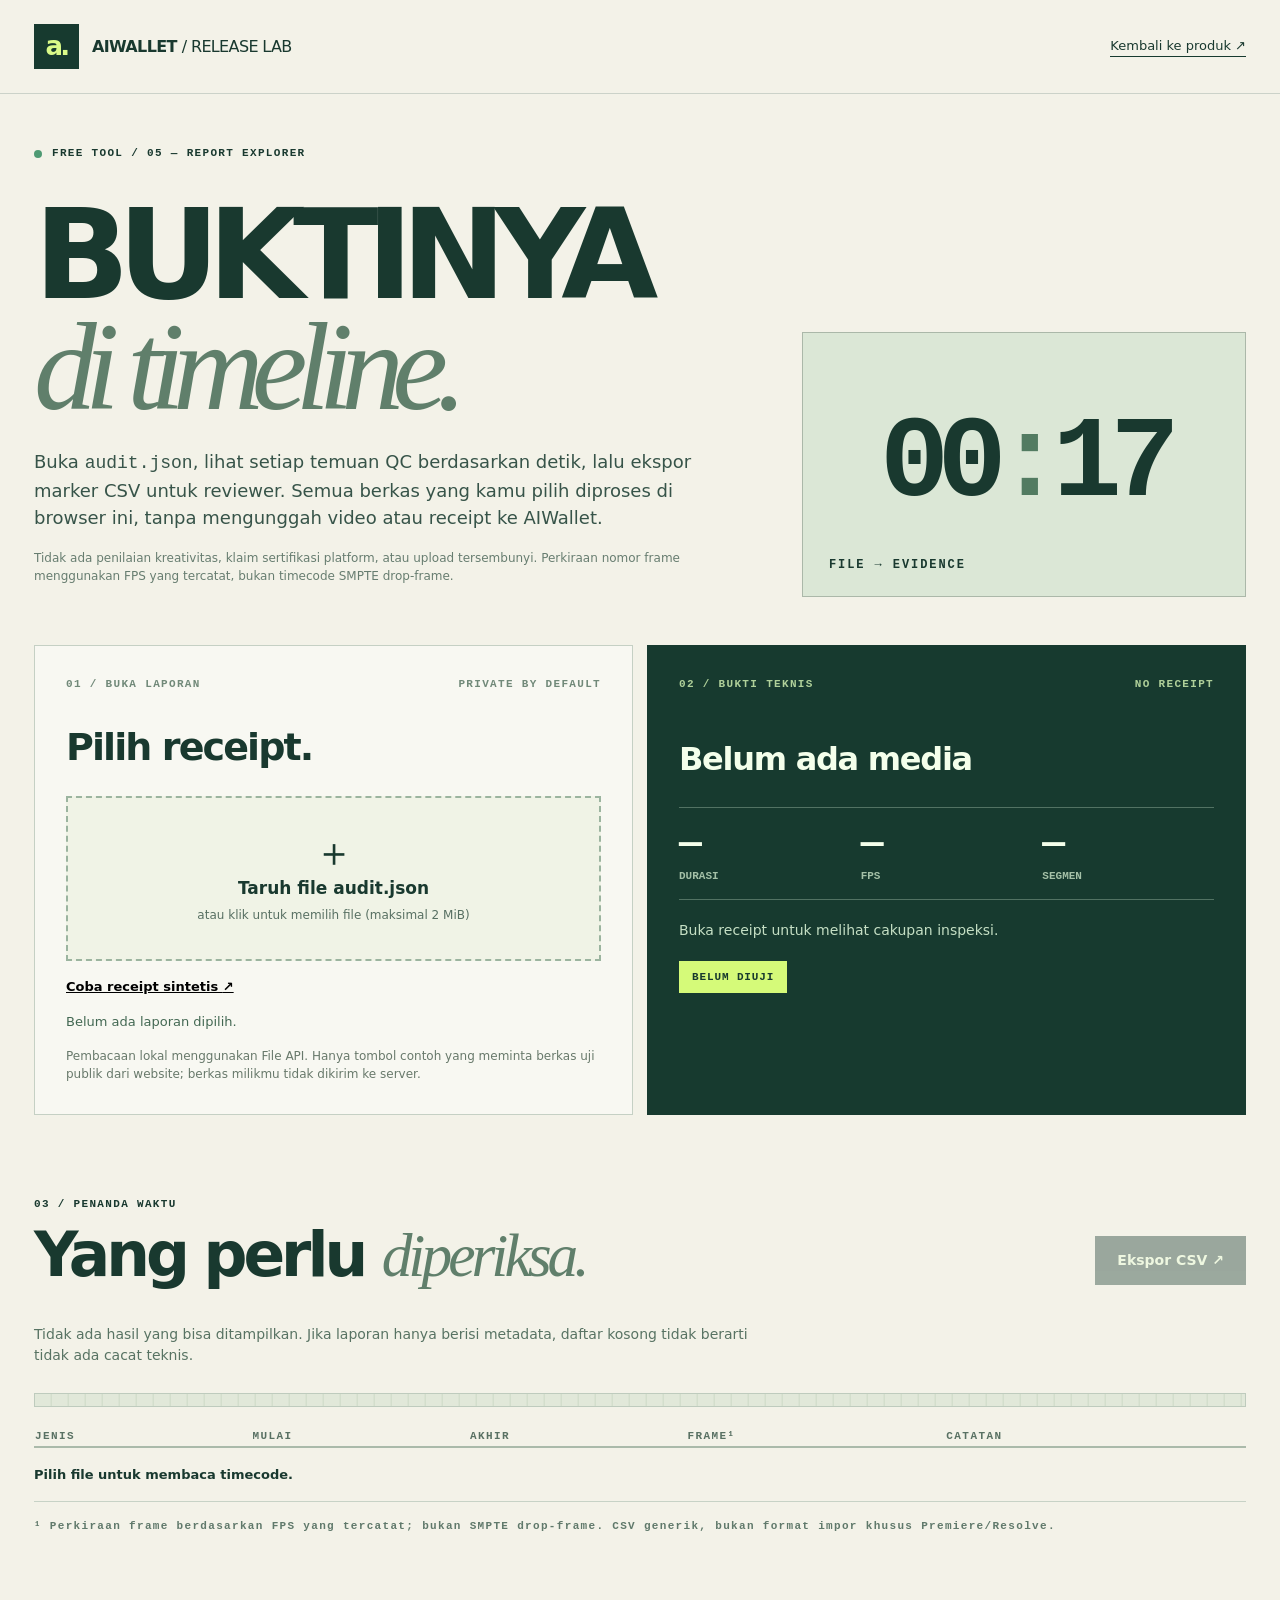
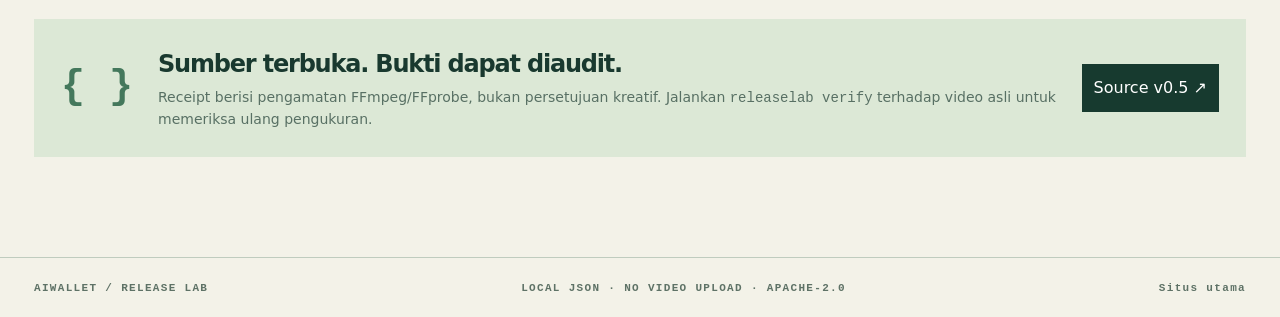
<file: site/tools/receipt-explorer.html>
<!doctype html>
<html lang="id">
<head>
<meta charset="utf-8"><meta name="viewport" content="width=device-width,initial-scale=1">
<meta name="referrer" content="no-referrer">
<meta name="description" content="Baca receipt JSON video QC secara lokal di browser, lihat timecode temuan dan unduh CSV. Tidak ada unggahan file ke server.">
<title>Receipt Explorer | AIWallet Release Lab</title>
<link rel="icon" href="../assets/icon.svg" type="image/svg+xml">
<link rel="stylesheet" href="./receipt-explorer.css">
<script src="./receipt-explorer.js" defer></script>
</head>
<body>
<header class="topbar"><a class="wordmark" href="../"><span class="brandicon">a.</span><span>AIWALLET <strong>/ RELEASE LAB</strong></span></a><a class="back" href="../">Kembali ke produk <span aria-hidden="true">↗</span></a></header>
<main id="main">
  <div class="eyebrow"><span class="live-dot"></span> FREE TOOL / 05 — REPORT EXPLORER</div>
  <div class="hero">
    <div>
      <h1>BUKTINYA<br><em>di timeline.</em></h1>
      <p class="intro">Buka <code>audit.json</code>, lihat setiap temuan QC berdasarkan detik, lalu ekspor marker CSV untuk reviewer. Semua berkas yang kamu pilih diproses di browser ini, tanpa mengunggah video atau receipt ke AIWallet.</p>
      <p class="muted">Tidak ada penilaian kreativitas, klaim sertifikasi platform, atau upload tersembunyi. Perkiraan nomor frame menggunakan FPS yang tercatat, bukan timecode SMPTE drop-frame.</p>
    </div>
    <div class="hero-stat" aria-hidden="true"><span>00</span><span class="separator">:</span><span>17</span><small>FILE → EVIDENCE</small></div>
  </div>
  <div class="utility-grid">
    <section class="input-panel" aria-labelledby="open-title">
      <div class="panel-head"><span>01 / BUKA LAPORAN</span><span>PRIVATE BY DEFAULT</span></div>
      <h2 id="open-title">Pilih receipt.</h2>
      <label class="dropzone" id="dropzone" tabindex="0" role="button">
        <span class="upload-icon" aria-hidden="true">＋</span>
        <strong>Taruh file audit.json</strong>
        <span>atau klik untuk memilih file (maksimal 2 MiB)</span>
        <input type="file" id="receipt-file" accept=".json,application/json" aria-label="Pilih receipt JSON">
      </label>
      <button class="sample" type="button" id="open-sample">Coba receipt sintetis <span aria-hidden="true">↗</span></button>
      <div id="open-status" role="status" aria-live="polite" class="status">Belum ada laporan dipilih.</div>
      <p class="privacy">Pembacaan lokal menggunakan File API. Hanya tombol contoh yang meminta berkas uji publik dari website; berkas milikmu tidak dikirim ke server.</p>
    </section>
    <section class="result-panel" aria-live="polite" aria-label="Ringkasan receipt">
      <div class="panel-head"><span>02 / BUKTI TEKNIS</span><span id="read-state">NO RECEIPT</span></div>
      <div class="filename" id="filename">Belum ada media</div>
      <div class="metrics">
        <div><strong id="duration">—</strong><small>DURASI</small></div>
        <div><strong id="fps">—</strong><small>FPS</small></div>
        <div><strong id="count">—</strong><small>SEGMEN</small></div>
      </div>
      <div class="coverage" id="coverage">Buka receipt untuk melihat cakupan inspeksi.</div>
      <div class="stamp" id="quality-status">BELUM DIUJI</div>
    </section>
  </div>
  <section class="timeline-section" aria-label="Timeline penanda waktu">
    <div class="section-title"><div><span>03 / PENANDA WAKTU</span><h2>Yang perlu <em>diperiksa.</em></h2></div><button type="button" id="download-csv" class="download" disabled>Ekspor CSV <span aria-hidden="true">↗</span></button></div>
    <p class="limitation" id="limitation">Tidak ada hasil yang bisa ditampilkan. Jika laporan hanya berisi metadata, daftar kosong tidak berarti tidak ada cacat teknis.</p>
    <div class="timeline-scale" id="timeline-scale" aria-label="Distribusi waktu temuan"></div>
    <div class="table-frame"><table><thead><tr><th>JENIS</th><th>MULAI</th><th>AKHIR</th><th>FRAME¹</th><th>CATATAN</th></tr></thead><tbody id="markers"><tr><td colspan="5">Pilih file untuk membaca timecode.</td></tr></tbody></table></div>
    <small class="footnote">¹ Perkiraan frame berdasarkan FPS yang tercatat; bukan SMPTE drop-frame. CSV generik, bukan format impor khusus Premiere/Resolve.</small>
  </section>
  <section class="share-note"><div class="symbol">{ }</div><div><h2>Sumber terbuka. Bukti dapat diaudit.</h2><p>Receipt berisi pengamatan FFmpeg/FFprobe, bukan persetujuan kreatif. Jalankan <code>releaselab verify</code> terhadap video asli untuk memeriksa ulang pengukuran.</p></div><a href="../releases/aiwallet-release-lab-v0.5.0.zip">Source v0.5 ↗</a></section>
</main>
<footer><span>AIWALLET / RELEASE LAB</span><span>LOCAL JSON · NO VIDEO UPLOAD · APACHE-2.0</span><a href="../">Situs utama</a></footer>
</body>
</html>
</file>
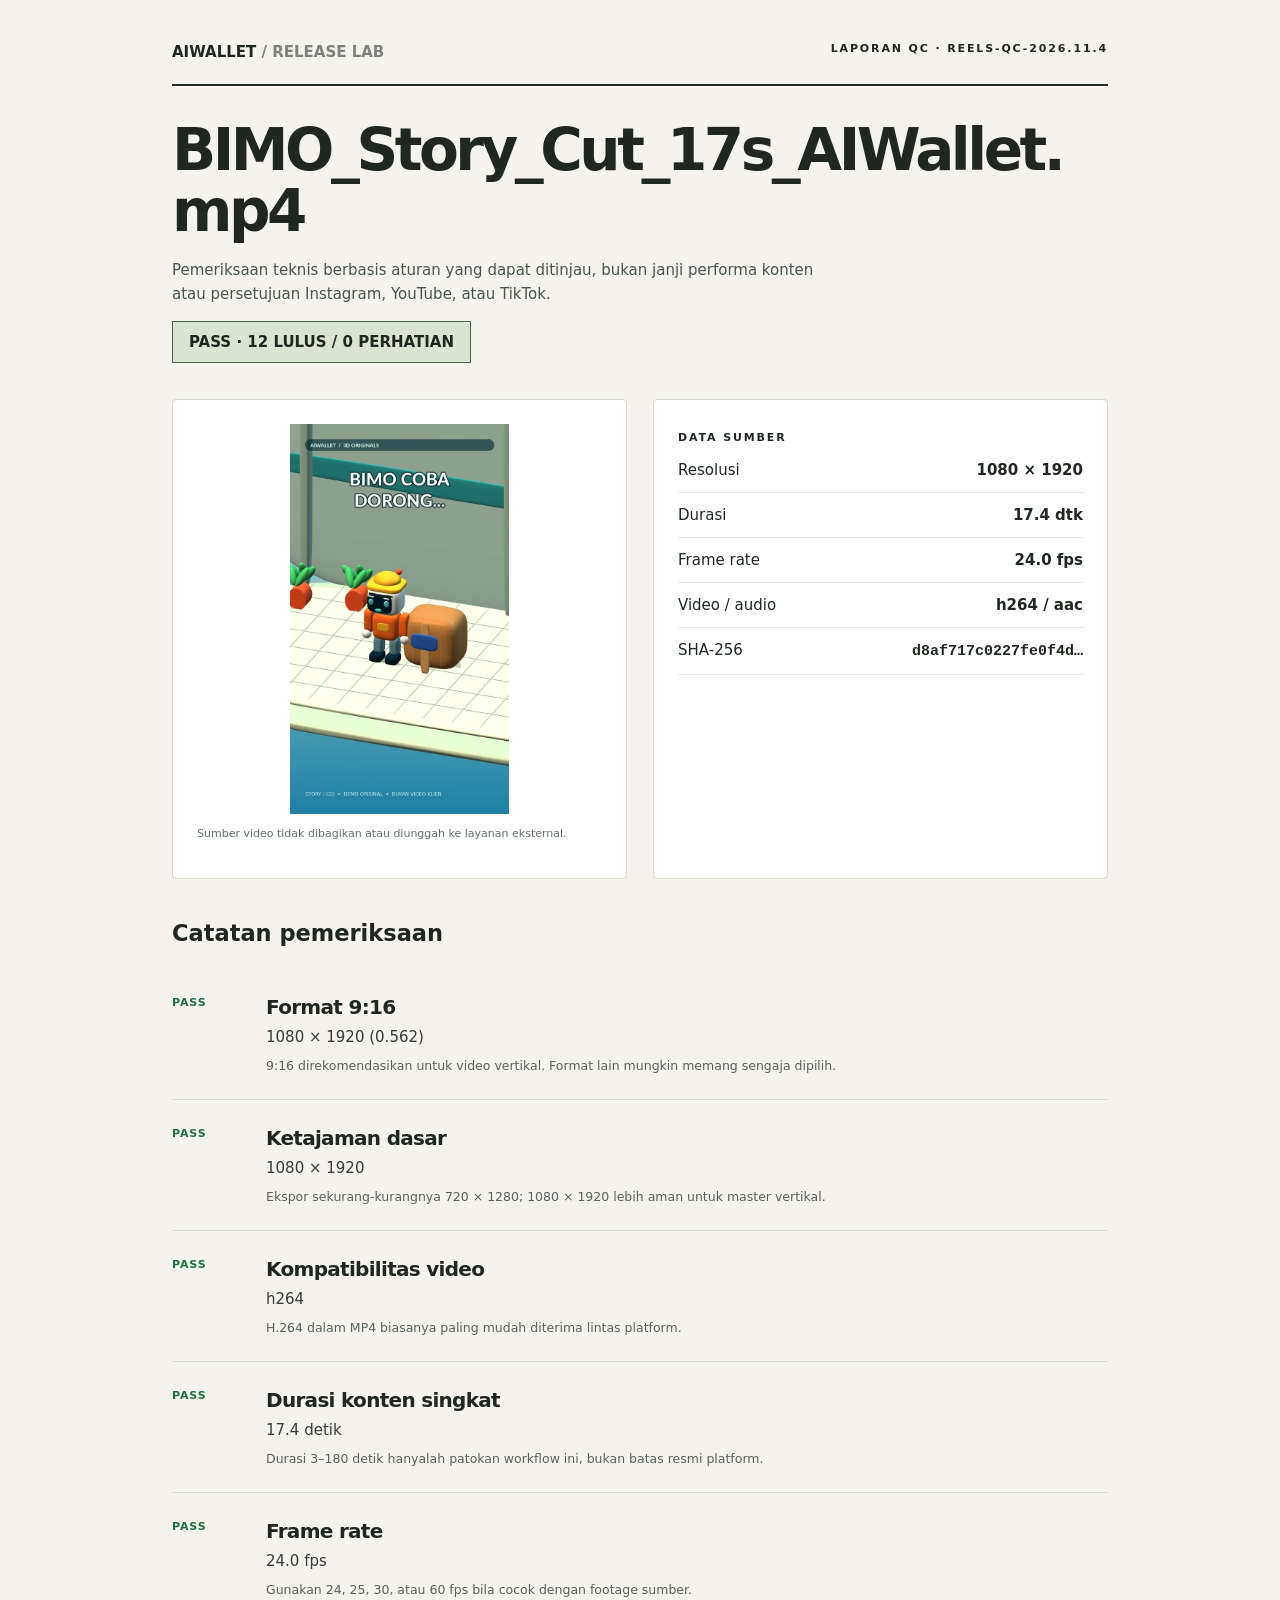
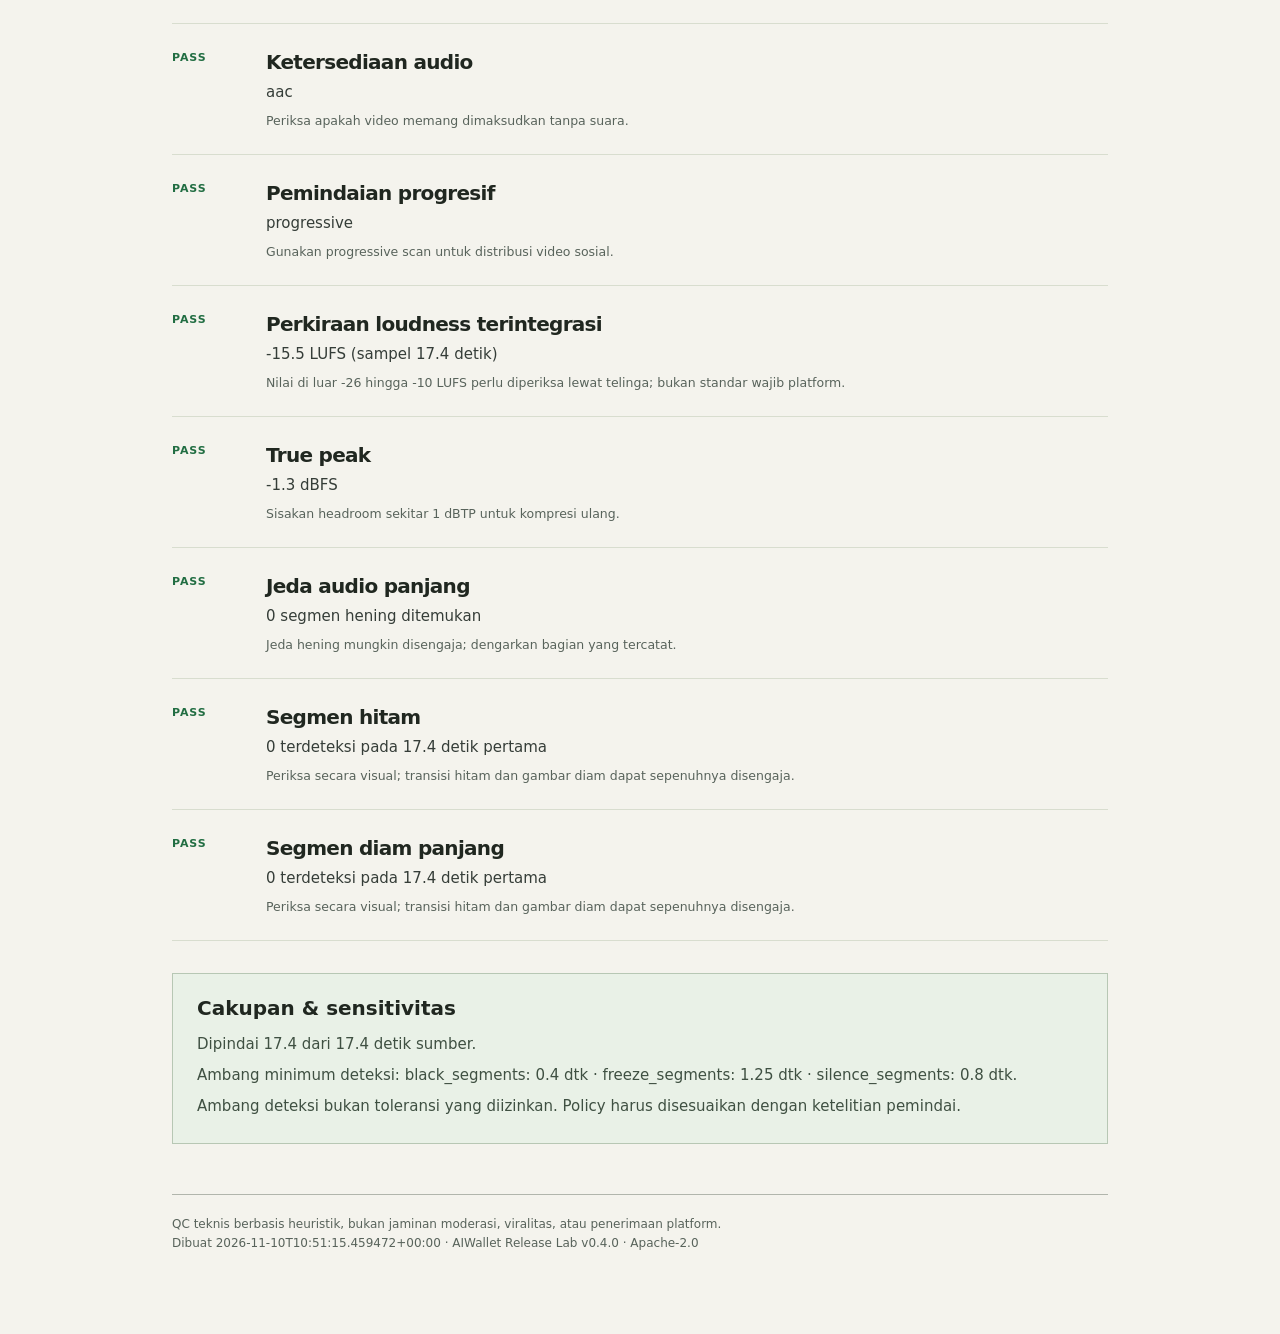
<file: site/demo/bimo/audit.html>
<!doctype html><html lang="id"><head><meta charset="utf-8">
<meta name="viewport" content="width=device-width,initial-scale=1"><title>BIMO_Story_Cut_17s_AIWallet.mp4 | Release Lab</title>
<style>*{box-sizing:border-box}body{font:15px/1.6 system-ui,sans-serif;background:#f4f3ed;color:#202720;margin:0}
main{max-width:980px;margin:auto;padding:40px 22px 80px}.top{display:flex;justify-content:space-between;gap:16px;border-bottom:2px solid #222f29;padding-bottom:20px}
.eyebrow{font-size:11px;font-weight:800;letter-spacing:.17em;text-transform:uppercase}h1{font-size:clamp(34px,5vw,58px);line-height:1.06;letter-spacing:-.06em;margin:34px 0 15px;overflow-wrap:anywhere}
.status{display:inline-block;padding:8px 16px;background:#d9e5d2;border:1px solid #48654c;font-weight:800;text-transform:uppercase}
.status-warn{background:#fff0cb;border-color:#7a5b2a}.status-fail{background:#ffe0dc;border-color:#983d36}
.intro{max-width:670px;color:#48564b}.coverage{border:1px solid #b7c7b4;background:#e9f1e7;padding:18px 24px;margin:32px 0}.coverage h2{margin:0 0 8px;font-size:20px}.coverage p{margin:7px 0;color:#3f5042}.columns{display:grid;grid-template-columns:1fr 1fr;gap:26px;margin:36px 0}
.panel{background:#fff;border:1px solid #d5d8cc;padding:24px;border-radius:4px}.poster{max-height:390px;max-width:100%;object-fit:contain;display:block;margin:auto}
.meta{list-style:none;padding:0;margin:0}.meta li{display:flex;justify-content:space-between;gap:12px;border-bottom:1px solid #e8e9e2;padding:10px 0}
.meta strong{text-align:right;overflow-wrap:anywhere}.check{display:grid;grid-template-columns:75px 1fr;gap:19px;padding:22px 0;border-bottom:1px solid #d8ddcf}
.check h3{margin:0;font-size:20px;letter-spacing:-.035em}.check p{margin:2px 0 4px;color:#353d38}.check small{color:#58635b}
.flag{font-size:11px;letter-spacing:.08em;font-weight:800;margin-top:3px}.flag-pass{color:#216d42}.flag-warn{color:#a2650d}.flag-fail{color:#ba2b30}
footer{margin-top:50px;border-top:1px solid #b1b5ac;padding-top:20px;color:#58635b;font-size:12px}code{overflow-wrap:anywhere}.timeline{margin:34px 0}.timeline table{width:100%;border-collapse:collapse;text-align:left}.timeline td,.timeline th{padding:10px;border-bottom:1px solid #d8ddcf;font-size:13px;overflow-wrap:anywhere}
@media(max-width:680px){.columns{grid-template-columns:1fr}.top{flex-direction:column}.check{grid-template-columns:55px 1fr;gap:10px}}</style></head><body>
<main><div class="top"><b>AIWALLET <span style="opacity:.55">/ RELEASE LAB</span></b><span class="eyebrow">Laporan QC · reels-qc-2026.11.4</span></div>
<h1>BIMO_Story_Cut_17s_AIWallet.mp4</h1><p class="intro">Pemeriksaan teknis berbasis aturan yang dapat ditinjau, bukan janji performa konten atau persetujuan Instagram, YouTube, atau TikTok.</p>
<span class="status status-pass">PASS · 12 lulus / 0 perhatian</span>
<div class="columns"><div class="panel"><img class="poster" alt="Cuplikan video" src="[data-uri]"><p style="font-size:11px;color:#657166">Sumber video tidak dibagikan atau diunggah ke layanan eksternal.</p></div>
<div class="panel"><b class="eyebrow">Data sumber</b><ul class="meta">
<li><span>Resolusi</span><strong>1080 × 1920</strong></li>
<li><span>Durasi</span><strong>17.4 dtk</strong></li>
<li><span>Frame rate</span><strong>24.0 fps</strong></li>
<li><span>Video / audio</span><strong>h264 / aac</strong></li>
<li><span>SHA-256</span><strong><code>d8af717c0227fe0f4d…</code></strong></li></ul></div></div>
<h2>Catatan pemeriksaan</h2><article class="check"><span class="flag flag-pass">PASS</span><div><h3>Format 9:16</h3><p>1080 × 1920 (0.562)</p><small>9:16 direkomendasikan untuk video vertikal. Format lain mungkin memang sengaja dipilih.</small></div></article><article class="check"><span class="flag flag-pass">PASS</span><div><h3>Ketajaman dasar</h3><p>1080 × 1920</p><small>Ekspor sekurang-kurangnya 720 × 1280; 1080 × 1920 lebih aman untuk master vertikal.</small></div></article><article class="check"><span class="flag flag-pass">PASS</span><div><h3>Kompatibilitas video</h3><p>h264</p><small>H.264 dalam MP4 biasanya paling mudah diterima lintas platform.</small></div></article><article class="check"><span class="flag flag-pass">PASS</span><div><h3>Durasi konten singkat</h3><p>17.4 detik</p><small>Durasi 3–180 detik hanyalah patokan workflow ini, bukan batas resmi platform.</small></div></article><article class="check"><span class="flag flag-pass">PASS</span><div><h3>Frame rate</h3><p>24.0 fps</p><small>Gunakan 24, 25, 30, atau 60 fps bila cocok dengan footage sumber.</small></div></article><article class="check"><span class="flag flag-pass">PASS</span><div><h3>Ketersediaan audio</h3><p>aac</p><small>Periksa apakah video memang dimaksudkan tanpa suara.</small></div></article><article class="check"><span class="flag flag-pass">PASS</span><div><h3>Pemindaian progresif</h3><p>progressive</p><small>Gunakan progressive scan untuk distribusi video sosial.</small></div></article><article class="check"><span class="flag flag-pass">PASS</span><div><h3>Perkiraan loudness terintegrasi</h3><p>-15.5 LUFS (sampel 17.4 detik)</p><small>Nilai di luar -26 hingga -10 LUFS perlu diperiksa lewat telinga; bukan standar wajib platform.</small></div></article><article class="check"><span class="flag flag-pass">PASS</span><div><h3>True peak</h3><p>-1.3 dBFS</p><small>Sisakan headroom sekitar 1 dBTP untuk kompresi ulang.</small></div></article><article class="check"><span class="flag flag-pass">PASS</span><div><h3>Jeda audio panjang</h3><p>0 segmen hening ditemukan</p><small>Jeda hening mungkin disengaja; dengarkan bagian yang tercatat.</small></div></article><article class="check"><span class="flag flag-pass">PASS</span><div><h3>Segmen hitam</h3><p>0 terdeteksi pada 17.4 detik pertama</p><small>Periksa secara visual; transisi hitam dan gambar diam dapat sepenuhnya disengaja.</small></div></article><article class="check"><span class="flag flag-pass">PASS</span><div><h3>Segmen diam panjang</h3><p>0 terdeteksi pada 17.4 detik pertama</p><small>Periksa secara visual; transisi hitam dan gambar diam dapat sepenuhnya disengaja.</small></div></article><section class="coverage"><h2>Cakupan &amp; sensitivitas</h2><p>Dipindai 17.4 dari 17.4 detik sumber.</p><p>Ambang minimum deteksi: black_segments: 0.4 dtk · freeze_segments: 1.25 dtk · silence_segments: 0.8 dtk.</p><p>Ambang deteksi bukan toleransi yang diizinkan. Policy harus disesuaikan dengan ketelitian pemindai.</p></section><footer>QC teknis berbasis heuristik, bukan jaminan moderasi, viralitas, atau penerimaan platform.<br>Dibuat 2026-11-10T10:51:15.459472+00:00 · AIWallet Release Lab v0.4.0 · Apache-2.0</footer></main></body></html>
</file>
<file: site/style.css>
:root{--paper:#eff0e8;--ink:#202a23;--muted:#5c6b60;--line:#cad0c5;--lime:#caff68;--forest:#30463a;--cream:#fafbf3;--mono:ui-monospace,SFMono-Regular,Consolas,monospace}
*{box-sizing:border-box}html{scroll-behavior:smooth;scroll-padding-top:70px}body{margin:0;background:var(--paper);color:var(--ink);font-family:Inter,'Helvetica Neue',Arial,sans-serif;-webkit-font-smoothing:antialiased;line-height:1.45}button,input{font:inherit}a{color:inherit;text-decoration:none}button{cursor:pointer}button:disabled{opacity:.55;cursor:wait}:focus-visible{outline:3px solid #407947;outline-offset:4px}.skip{position:absolute;left:-9999px;top:10px;z-index:20;background:var(--lime);padding:12px}.skip:focus{left:12px}.shell{max-width:1550px;margin:0 auto}.topbar{display:flex;gap:32px;justify-content:space-between;align-items:center;height:80px;border-bottom:1px solid var(--line);padding:0 clamp(22px,5vw,76px)}.brand{display:flex;align-items:center;gap:13px;font-size:14px;letter-spacing:.025em;font-weight:900}.brand-mark{width:39px;height:39px;border-radius:7px;background:var(--ink);color:var(--lime);display:grid;place-items:center;font-size:26px;font-family:Georgia,serif;font-weight:800}.brand-muted{font-weight:500;color:#798779}.navigation{display:flex;align-items:center;gap:31px}.navigation a{font-size:13px;color:#465348;font-weight:650}.navigation a:hover{color:#010}.nav-cta{font-size:13px;font-weight:800;border-bottom:1.5px solid var(--ink);padding-bottom:5px;white-space:nowrap}.nav-cta span{margin-left:14px}.menu-button{display:none;border:0;background:transparent;width:36px;height:36px}.menu-button span{display:block;height:2px;background:var(--ink);margin:7px 2px}.hero{min-height:655px;display:grid;grid-template-columns:1fr minmax(330px,.78fr);border-bottom:1px solid var(--line)}.hero-copy{padding:clamp(50px,7vw,102px) clamp(24px,6.3vw,100px) 66px clamp(22px,5vw,76px)}.eyebrow,.section-kicker,.panel-step,.panel-heading p,.drop-caption,.frame-annotation,.terminal-top,.terminal-footer,.ticker,.result-head,.plan-top,.tiny-badge{font:700 10px/1.5 var(--mono);letter-spacing:.105em;text-transform:uppercase}.eyebrow{display:flex;gap:10px;align-items:center;color:#58675d}.live-dot{height:7px;width:7px;display:inline-block;border-radius:50%;background:#64956a}.hero h1{font-size:clamp(55px,5.1vw,84px);line-height:1.02;letter-spacing:-.07em;margin:34px 0 24px;font-weight:800;max-width:840px}.hero h1 em{font-family:Georgia,serif;font-weight:400;letter-spacing:-.065em;color:#526c4a}.hero-lead{max-width:565px;font-size:17px;color:#58665c;line-height:1.63}.hero-actions{display:flex;gap:24px;align-items:center;flex-wrap:wrap;margin:34px 0 61px}.primary-action{padding:17px 23px;background:var(--ink);color:var(--lime);display:inline-flex;gap:40px;font-size:14px;font-weight:800;justify-content:space-between}.primary-action:hover{background:#385341}.subtle-action{font-size:13px;font-weight:750;border-bottom:1px solid #94a397;padding:13px 0}.subtle-action span{margin-left:12px}.hero-notes{display:flex;gap:23px;flex-wrap:wrap}.hero-notes span{font:600 10px var(--mono);color:#7a897b;text-transform:uppercase}.hero-notes b{font-size:15px;color:var(--ink);margin-right:7px}.hero-visual{background:#263d30;position:relative;overflow:hidden;min-height:660px;color:#d8ebd5;padding:37px 40px;display:flex;flex-direction:column;justify-content:space-between}.hero-visual::before{content:"";position:absolute;inset:0;background-image:linear-gradient(#a3c69610 1px,transparent 1px),linear-gradient(90deg,#a3c69610 1px,transparent 1px);background-size:30px 30px;opacity:.75}.frame-annotation{position:relative;z-index:1;color:#d7ebcb;display:flex;justify-content:space-between}.frame-annotation small{display:block;color:#9db6a4;letter-spacing:0}.frame-annotation.bottom{align-items:end;gap:12px}.tiny-badge{padding:8px 11px;border:1px solid #9bc69c74;border-radius:100px;font-size:9px}.image-stage{width:min(310px,70%);aspect-ratio:9/16;position:absolute;top:50%;left:50%;transform:translate(-50%,-50%);border:1.5px solid #d9e8c3;box-shadow:0 0 0 15px #d9e8c30c;overflow:hidden;background:linear-gradient(150deg,#416148,#1d3528)}.image-stage:before,.image-stage:after{content:"";position:absolute;left:0;right:0;height:1px;background:#baff9a6c}.image-stage:before{top:11%}.image-stage:after{bottom:21%}.stage-orbit{position:absolute;top:33%;left:50%;transform:translate(-50%,-50%) rotate(-16deg);border:23px solid #c3e6a1;border-radius:50%;width:290px;height:118px}.orbit-two{transform:translate(-50%,-50%) rotate(43deg);width:255px;height:115px;border-color:#f1f0db}.stage-square{width:106px;height:106px;background:var(--lime);position:absolute;top:34%;left:50%;transform:translate(-50%,-50%) rotate(-10deg);display:grid;place-items:center;box-shadow:9px 12px 0 #829f62}.stage-square span{transform:rotate(10deg);font-size:27px}.stage-highlight{position:absolute;background:#efb68a;height:57px;width:58%;left:21%;top:63%;transform:skew(-20deg)}.safe-boundary{position:absolute;left:8%;right:8%;bottom:20%;border-bottom:1px dashed #fbffef6c;text-align:center;color:#dbeaca;font:9px var(--mono);padding-bottom:8px}.ticker{height:46px;overflow:hidden;background:var(--lime);border-bottom:1px solid #b2cc62;white-space:nowrap;display:flex;align-items:center;justify-content:center;color:#2d3a22;font-size:10px;letter-spacing:.08em}.ticker div{min-width:max-content}.ticker i{font-size:14px;font-style:normal;margin:0 20px}.section{padding:93px clamp(22px,5vw,76px) 105px;border-bottom:1px solid var(--line)}.section-kicker{display:flex;justify-content:space-between;border-bottom:1px solid var(--line);padding-bottom:16px;color:#5d6b60;gap:15px}.section-head{display:flex;justify-content:space-between;gap:36px;align-items:end;margin:28px 0 45px}.section-head h2{font-size:clamp(40px,5vw,66px);line-height:1.09;letter-spacing:-.065em;margin:0;font-weight:800;max-width:800px}.section-head h2 span,.open-source h2 span{font-family:Georgia,serif;font-weight:400;font-style:italic;color:#718569}.section-head p{max-width:360px;color:#657268;line-height:1.6;font-size:14px;margin:0}.lab-layout{display:grid;grid-template-columns:minmax(0,1fr) minmax(0,1.02fr);gap:15px}.upload-panel,.result-panel{background:var(--cream);border:1px solid #ccd2c6;min-height:510px}.upload-panel{padding:27px}.panel-heading{display:flex;gap:14px;align-items:center}.panel-symbol{width:34px;height:34px;display:grid;place-items:center;background:var(--lime);font-size:26px}.panel-heading h3{font-size:17px;margin:0}.panel-heading p{margin:2px 0 0;color:#8a978a;font-size:9px}.panel-step{margin-left:auto;color:#849181}.dropzone{margin-top:28px;border:1px dashed #93a28f;background:#f6f8ee;min-height:259px;display:flex;flex-direction:column;align-items:center;justify-content:center;padding:30px;cursor:pointer;transition:background .2s,border-color .2s;text-align:center;position:relative}.dropzone:focus-within,.dropzone:hover,.dropzone.dragover{background:#e6f5cb;border-color:#457349}.dropzone input{position:absolute;inset:0;width:100%;height:100%;opacity:0;cursor:pointer}.drop-icon{font-family:Georgia,serif;font-size:47px;line-height:1;width:66px;height:66px;border:1px solid #ccd9bd;border-radius:50%;display:grid;place-items:center;margin-bottom:15px;color:#587357}.dropzone strong{font-size:21px;letter-spacing:-.04em;overflow-wrap:anywhere}.dropzone p{margin:5px 0 16px;color:#859182;font-size:12px}.drop-caption{color:#788575;letter-spacing:0;font-size:9px}.form-row{display:flex;justify-content:space-between;gap:20px;align-items:center;margin:23px 0 20px;color:#657467;font:10px var(--mono)}.toggle{display:flex;align-items:flex-start;gap:8px;cursor:pointer}.toggle input{accent-color:#54723c;flex:none;width:15px;height:15px}.run-button{width:100%;display:flex;justify-content:space-between;padding:17px 20px;background:var(--lime);border:0;font-weight:800;font-size:14px}.run-button:hover:not(:disabled){background:#baf047}.upload-status{min-height:22px;font-size:12px;margin-top:9px;color:#516856}.upload-status.error{color:#a43e2d}.result-panel{background:#1d2b22;color:#ecf4e9;display:flex;flex-direction:column}.result-head{display:flex;justify-content:space-between;align-items:center;padding:28px;border-bottom:1px solid #4b6650;color:#bed1b8}.result-badge{color:var(--lime);font-size:10px}.result-empty{margin:auto;padding:38px 32px;max-width:350px;text-align:center}.scan-graphic{height:155px;width:188px;margin:0 auto 24px;border:1px solid #678368;background:linear-gradient(0deg,#2e513b,#223b2d);display:grid;place-items:center;position:relative;overflow:hidden}.scan-lines{position:absolute;inset:0;background:repeating-linear-gradient(0deg,transparent 0,transparent 16px,#d4f9b817 17px);}.scan-cross{color:var(--lime);font:lighter 90px Georgia,serif;position:relative}.result-empty-title{font-size:17px;font-weight:800;color:white}.result-empty p:last-child{font-size:13px;line-height:1.7;color:#a4b9a3}.result-panel #full-results{padding:24px;overflow-wrap:anywhere}.result-overview{display:grid;grid-template-columns:100px minmax(0,1fr);gap:20px;align-items:start;border-bottom:1px solid #4b6650;padding-bottom:20px}.result-poster{width:100px;height:156px;background:#334b3c;overflow:hidden}.result-poster img{width:100%;height:100%;object-fit:contain}.result-overview .eyebrow{color:#9caf98;margin:0}.result-overview h3{font-size:20px;line-height:1.2;margin:6px 0;word-break:break-word}.result-overview .muted{font:11px var(--mono);color:#b5c7ae}.result-score{font:700 11px var(--mono);color:var(--lime);margin-top:15px}.result-checks{margin-top:14px;max-height:255px;overflow-y:auto}.result-check{padding:10px 0;border-bottom:1px solid #49604c;display:grid;grid-template-columns:49px 1fr;gap:10px}.result-check span{font:800 10px var(--mono);color:var(--lime);padding-top:3px}.result-check.warn span{color:#f6cc88}.result-check h4{font-size:13px;margin:0}.result-check p{font:11px/1.6 var(--mono);color:#b6c8b5;margin:3px 0}.result-actions{display:flex;gap:18px;flex-wrap:wrap;padding-top:15px}.result-actions a{font:700 11px var(--mono);color:var(--lime);border-bottom:1px solid #9ccc78;padding-bottom:3px}.result-notice{font-size:11px;color:#a5b6a7;padding-top:14px;line-height:1.55}.history-heading{display:flex;justify-content:space-between;align-items:center;margin:37px 0 13px}.history-heading h3{font-size:17px;margin:0}.history-heading span{font:11px var(--mono);color:#7b897b}.history{border-top:1px solid var(--line)}.empty-history{font:12px var(--mono);color:#829183;padding:17px 0}.history-item{display:grid;grid-template-columns:minmax(0,1fr) 70px 120px 72px;gap:14px;align-items:center;border-bottom:1px solid var(--line);padding:15px 8px;font:11px var(--mono)}.history-item strong{font:700 13px Inter,Arial,sans-serif;min-width:0;overflow:hidden;text-overflow:ellipsis;white-space:nowrap}.history-item button{border:0;background:transparent;text-decoration:underline;color:#405a43;font-size:11px;padding:7px}.history-item .delete{color:#8d4b46}.history-item .status{font-weight:850}.history-item .status.warn{color:#996916}.history-item .status.pass{color:#34844d}.how{background:#e6e9df}.steps{display:grid;grid-template-columns:repeat(3,minmax(0,1fr));gap:15px}.steps article{border-top:2px solid #657666;padding:17px 8px 0}.step-no{font:700 12px var(--mono);color:#778675}.steps h3{font-size:23px;letter-spacing:-.045em;margin:24px 0 10px}.steps p{font-size:13px;line-height:1.7;color:#667468;max-width:340px}.step-art{height:180px;background:#ced8c4;margin-top:26px;display:flex;align-items:center;justify-content:center;gap:6px;overflow:hidden}.step-art-one span{background:#eff1e9;border:1px solid #abb9a2;padding:12px;font:700 13px var(--mono);transform:rotate(-5deg)}.step-art-one span:nth-child(2){transform:rotate(7deg) translateY(-15px)}.step-art-two{background:#2c4635;flex-direction:column}.step-art-two span{font:700 13px var(--mono);color:var(--lime)}.waveform{width:82%;height:72px;background:repeating-linear-gradient(90deg,var(--lime) 0 3px,transparent 3px 8px);mask-image:radial-gradient(ellipse at center,#000 26%,transparent 70%)}.step-art-three{background:#d9e4d4}.stamp{transform:rotate(-8deg);font:900 24px/1.15 var(--mono);text-align:center;color:#47634a;border:5px double #47634a;padding:15px}.open-source{background:#253b2e;color:#e9f0e7;display:grid;grid-template-columns:1fr 1fr;gap:clamp(30px,6vw,100px)}.open-source .section-kicker{border-color:#5e7962;color:#b6c7b3}.open-source h2{font-size:clamp(44px,5.5vw,72px);line-height:1.08;letter-spacing:-.067em;margin:41px 0 22px}.open-source h2 span{color:#b5d5a6}.open-copy>p{color:#beccbe;font-size:15px;line-height:1.75;max-width:545px}.open-copy .source-note{font-size:12px;color:#93aa99;margin:24px 0 32px}.secondary-action{display:inline-flex;align-items:center;gap:28px;font-size:13px;font-weight:800;color:var(--lime);border-bottom:1px solid #a4d77a;padding:9px 0}.terminal{border:1px solid #55735b;background:#17291e;align-self:center;box-shadow:14px 15px 0 #1a2e21}.terminal-top{padding:17px 19px;border-bottom:1px solid #47624b;color:#99b09a;display:flex;justify-content:space-between}.terminal pre{margin:0;padding:24px 20px;color:#f2f3e7;font:12px/1.9 var(--mono);white-space:pre-wrap}.prompt,.okay{color:var(--lime)}.comment{color:#7f9f88}.terminal-footer{padding:14px 20px;border-top:1px solid #47624b;color:#a6c49e;font-size:9px}.pricing{background:#f6f5ee}.pricing-grid{display:grid;grid-template-columns:repeat(3,minmax(0,1fr));gap:15px}.pricing-card{border:1px solid #d7dacd;padding:29px 27px;background:white;display:flex;flex-direction:column;min-height:470px}.pricing-card.paid{border-color:#546647;background:#e8eed9}.pricing-card.free{background:#f9fbf0}.plan-top{display:flex;justify-content:space-between;color:#697968;font-size:10px;gap:10px}.plan-top span:last-child{color:#527c45}.pricing-card h3{font-size:28px;letter-spacing:-.05em;margin:28px 0 2px}.price{font-size:35px;letter-spacing:-.065em;font-weight:800}.price small{font-size:12px;font-weight:500;letter-spacing:0;color:#788b74}.pricing-card>p{font-size:12px;line-height:1.6;color:#6a796c;min-height:52px}.pricing-card ul{padding:0;margin:14px 0 26px;list-style:none}.pricing-card li{font-size:12px;margin:11px 0;padding-left:18px;position:relative}.pricing-card li:before{content:'✓';position:absolute;left:0;color:#5b8350;font-size:11px}.plan-action{border:1px solid #374b3c;background:var(--ink);color:#f1f1e7;padding:14px 15px;font-size:12px;display:flex;align-items:center;justify-content:space-between;font-weight:800;margin-top:auto}.plan-action.paid-action{background:#caff68;color:var(--ink);border-color:#96b654}.pricing-disclaimer{font-size:11px;line-height:1.7;color:#798679;max-width:730px;margin:18px 0 0}.closing{background:#caff68;padding:88px clamp(22px,5vw,76px);display:grid;grid-template-columns:1fr auto;align-items:end;gap:20px}.closing .eyebrow{grid-column:1 / -1;color:#465c32}.closing h2{font-size:clamp(57px,8vw,111px);letter-spacing:-.075em;line-height:.95;margin:0}.closing h2 em{font-family:Georgia,serif;font-weight:400;color:#3e6333}.closing a{display:block;border-bottom:2px solid #263721;font-size:14px;font-weight:800;padding:13px 0;white-space:nowrap}.closing a span{margin-left:36px}footer{background:#202e24;color:#d4e0d1;padding:40px clamp(22px,5vw,76px);display:flex;justify-content:space-between;gap:22px;align-items:center}footer .footer-brand{font:800 26px Georgia,serif;color:var(--lime)}footer .footer-brand span{font:750 11px var(--mono);color:#d1e0cb}footer>div:nth-child(2){display:flex;flex-direction:column;gap:3px;font:10px/1.6 var(--mono);color:#a0b7a5}footer>a{font-size:12px;font-weight:700;text-decoration:underline}.workbench .section-head{align-items:start}
[hidden]{display:none!important}
@media(max-width:1150px){.hero{grid-template-columns:1fr .7fr}.hero-visual{min-height:590px}.hero h1{font-size:clamp(51px,5.6vw,74px)}.hero-copy{padding-right:35px}.navigation{gap:16px}}
@media(max-width:900px){.navigation{gap:13px}.navigation a{font-size:12px}.topbar{gap:16px}.brand-muted{font-size:10px}.hero{grid-template-columns:1fr}.hero-copy{padding:60px 28px}.hero-visual{min-height:510px}.image-stage{height:380px;width:auto}.section-head{display:block}.section-head p{max-width:560px;margin-top:20px}.lab-layout,.open-source{grid-template-columns:1fr}.result-panel{min-height:400px}.open-source{gap:50px}.steps{gap:10px}}
@media(max-width:640px){.topbar{height:67px;padding:0 18px}.brand{font-size:12px}.brand-muted{display:none}.navigation{display:none;position:absolute;top:67px;left:0;right:0;z-index:5;padding:22px;background:var(--paper);box-shadow:0 12px 24px #10251720;flex-direction:column;align-items:stretch}.navigation.open{display:flex}.navigation a{font-size:15px;padding:9px 6px}.nav-cta{margin-left:auto}.menu-button{display:block}.hero-copy{padding:54px 21px 50px}.hero h1{font-size:clamp(49px,10.3vw,72px);margin:25px 0}.hero-lead{font-size:14px}.hero-actions{margin-bottom:39px}.hero-visual{min-height:475px;padding:22px}.image-stage{height:345px;width:auto}.hero-notes{gap:14px}.hero-notes span{font-size:9px}.ticker{justify-content:start;padding-left:15px}.section{padding:62px 20px 70px}.section-kicker{font-size:9px}.section-head{margin:24px 0 33px}.section-head h2{font-size:43px}.upload-panel{padding:18px}.dropzone{min-height:225px}.form-row{flex-wrap:wrap}.result-panel{min-height:350px}.steps{grid-template-columns:1fr;gap:36px}.step-art{height:142px}.pricing-grid{grid-template-columns:1fr}.pricing-card{min-height:450px}.open-source{grid-template-columns:1fr}.terminal pre{font-size:10px}.history-item{grid-template-columns:minmax(0,1fr) 54px 55px;gap:9px}.history-item time{display:none}.closing{grid-template-columns:1fr;padding:67px 20px}.closing h2{font-size:75px}footer{padding:35px 20px;flex-direction:column;align-items:start}.result-overview{grid-template-columns:80px 1fr}.result-poster{width:80px;height:130px}}
@media(prefers-reduced-motion:reduce){html{scroll-behavior:auto}*,*:before,*:after{transition:none!important;animation:none!important}}

.static-demo{cursor:default}.static-demo:hover{background:#f6f8ee;border-color:#93a28f}.static-demo .drop-icon{color:#aa642e;border-color:#d3b39a}.source-note{font:12px/1.6 var(--mono);color:#718271;padding:15px 0}.result-panel .result-checks{max-height:none}.result-panel h3{color:#f1f7ef}

.release-proof{font-size:13px;max-width:690px;border-left:3px solid #caff68;padding:10px 18px;color:#374e3b;line-height:1.7}

/* 0.6 Watch mode editorial instrument panel. */
.watch-product{border-top:1px solid var(--line,#ccd4c4);background:#f1f3e9}
.watch-split{display:grid;grid-template-columns:minmax(0,1fr) minmax(0,1.15fr);gap:clamp(28px,5vw,82px);align-items:center;margin-top:35px}
.watch-copy h2{font-size:clamp(42px,5vw,75px);line-height:1.03;letter-spacing:-.065em;margin:0 0 28px;color:#152b20}
.watch-copy h2 span{font-style:italic;color:#49734b}
.watch-copy>p{font-size:17px;max-width:510px;line-height:1.75;color:#4c5f53}
.watch-console{border:1px solid #314b3a;background:#152b21;color:#d7f8de;box-shadow:16px 18px 0 #c9d9be;overflow:hidden}
.watch-console-top{display:flex;justify-content:space-between;padding:17px 20px;font:700 11px/1.3 ui-monospace,monospace;letter-spacing:.12em;border-bottom:1px solid #39604a;color:#aad8b0}
.watch-led{display:inline-block;height:7px;width:7px;border-radius:50%;background:#caff61;margin-right:10px;box-shadow:0 0 12px #caff6166}
.watch-console pre{white-space:pre-wrap;word-break:break-word;overflow-wrap:anywhere;margin:0;padding:28px 24px;font:500 clamp(12px,1.35vw,15px)/1.78 ui-monospace,SFMono-Regular,Consolas,monospace}
.watch-console p{border-top:1px solid #39604a;margin:0;padding:15px 24px;color:#a5bdac;font-size:12px;line-height:1.5}
@media(max-width:830px){.watch-split{grid-template-columns:1fr;gap:38px}.watch-console{box-shadow:8px 10px 0 #c9d9be}}
@media(prefers-reduced-motion:reduce){.watch-led{box-shadow:none}}

/* v0.7 editorial quality, explicitly separate from machine QC. */
.editorial-product{background:#e5eddf;border-top:1px solid #bdcabb}
.editorial-dual{display:grid;grid-template-columns:minmax(0,1fr) minmax(0,.95fr);gap:clamp(26px,5vw,95px);align-items:center;padding-top:34px}
.editorial-copy h2{font-size:clamp(42px,5.3vw,75px);line-height:1.06;letter-spacing:-.064em;margin:0 0 25px;color:#172e22}
.editorial-copy h2 span{color:#49734b}.editorial-copy h2 em{font-family:Georgia,serif;font-weight:400;color:#36644b}
.editorial-copy p{max-width:590px;color:#4c5e50;font-size:15px;line-height:1.76}
.review-instrument{background:#173225;border:1px solid #2d5942;color:#e7f3e6;box-shadow:16px 15px 0 #c3d2b9}
.review-instrument-head{display:flex;justify-content:space-between;gap:10px;border-bottom:1px solid #355a45;padding:20px 22px;color:#b3d1b2;font:750 10px/1.5 ui-monospace,monospace;letter-spacing:.08em}
.review-instrument-row{display:flex;align-items:center;justify-content:space-between;gap:20px;padding:26px 22px;border-bottom:1px solid #355a45}
.review-instrument-row div{display:grid;gap:8px}.review-instrument-row small{font:700 11px ui-monospace,monospace;color:#97ad9b}
.review-instrument-row strong{font-size:21px;letter-spacing:-.025em}.review-instrument-row div span{font-size:12px;color:#a2b9a7}
.review-instrument-row b{font:850 12px ui-monospace,monospace;letter-spacing:.08em;border:1px solid currentColor;padding:11px 12px}
.review-pass{color:#b9ff7a}.review-revise{color:#ffca99}
.review-instrument-bottom{padding:26px 22px;background:#254734}.review-instrument-bottom>span{display:block;font:700 11px ui-monospace,monospace;color:#b0d4b8}
.review-instrument-bottom strong{display:block;color:#fff;font-size:32px;letter-spacing:-.055em;margin:7px 0 11px}
.review-instrument-bottom p{font-size:11px;line-height:1.6;color:#bed2c0;margin:0}
@media(max-width:850px){.editorial-dual{grid-template-columns:1fr}.review-instrument{box-shadow:8px 9px 0 #c3d2b9}}

/* Optional managed hosting is a separate customer service, not core feature gating. */
.managed{background:#e5ecdf}.managed-grid{display:grid;grid-template-columns:1fr 1fr;gap:16px;margin-top:28px}.managed-plan{padding:clamp(23px,3.5vw,42px);background:#fff;border:1px solid #a9c1ad;display:flex;flex-direction:column;min-height:320px}.managed-plan.strong{background:#233c2a;color:#f0ffed}.managed-plan h3{font-size:clamp(29px,4vw,45px);margin:15px 0 5px;letter-spacing:-.05em}.managed-price{font-size:clamp(27px,3.4vw,42px);font-weight:800}.managed-price small{font-size:13px;font-weight:400}.managed-plan p{font-size:14px;line-height:1.65;max-width:460px}.managed-select{margin-top:auto;border:0;background:var(--lime);color:#233c2a;padding:17px 19px;font-weight:850;cursor:pointer;text-align:left}.managed-select:hover{background:#dfff9a}.managed-signup{display:grid;grid-template-columns:.9fr 1.1fr;gap:40px;background:#fafcf4;border:1px solid #aac3a8;padding:clamp(22px,4vw,45px);margin-top:25px;align-items:start}.managed-signup h3{font-size:clamp(26px,3vw,40px);letter-spacing:-.04em}.managed-signup p{line-height:1.7;color:#546857;font-size:14px}.managed-kicker{font:800 11px var(--mono);color:#58775c;letter-spacing:.1em}.managed-signup form{display:grid;gap:11px}.managed-signup label{font-size:12px;font-weight:800;color:#3b5340}.managed-signup input:not([type=checkbox]),.managed-signup select{width:100%;padding:13px;border:1px solid #9cb19d;background:#fff;color:#22392d;border-radius:0;font:inherit}.managed-fields{display:grid;grid-template-columns:1fr 1fr;gap:12px}.managed-fields div{display:grid;gap:8px}.managed-checkbox{display:flex;gap:10px;align-items:flex-start;line-height:1.55}.managed-checkbox input{accent-color:#326c43;width:18px;height:18px;flex:none}.managed-trap{position:absolute;left:-99999px;width:1px;height:1px;overflow:hidden}.managed-submit{background:#203c2d;color:#f2ffd2;border:0;padding:17px;font-weight:800;text-align:left;cursor:pointer}.managed-submit:disabled{opacity:.5}#managed-feedback{margin:0;min-height:20px;font-size:13px;font-weight:700}#managed-feedback[data-result=error]{color:#a02a18}.managed-foot{font-size:11px!important;margin:0}
@media(max-width:800px){.managed-grid,.managed-signup,.managed-fields{grid-template-columns:1fr}}
</file>
<file: site/tools/receipt-explorer.css>
:root{font-family:Inter,system-ui,-apple-system,'Segoe UI',sans-serif;color:#19392f;background:#f3f2e8;line-height:1.5;--green:#173a2f;--lime:#d5fa79;--muted:#526b5f}*{box-sizing:border-box}body{margin:0}a{color:inherit}button,input{font:inherit}button{cursor:pointer}button:disabled{cursor:not-allowed;opacity:.4}.topbar,main,footer{max-width:1290px;margin:auto}.topbar{padding:24px 34px;display:flex;justify-content:space-between;align-items:center;border-bottom:1px solid #cbd2c9}.wordmark{text-decoration:none;display:flex;gap:13px;align-items:center;font-weight:900;letter-spacing:-.04em}.brandicon{font-size:26px;background:#173a2f;color:#dafa89;width:45px;height:45px;display:flex;align-items:center;justify-content:center;letter-spacing:-.1em}.wordmark strong{font-weight:450}.back{font-size:13px;text-decoration:none;border-bottom:1px solid #173a2f}main{padding:52px 34px 90px}.eyebrow,.panel-head,.section-title>div>span,footer,.footnote{font:800 11px/1.4 ui-monospace,monospace;letter-spacing:.12em}.eyebrow{display:flex;gap:10px;align-items:center}.live-dot{height:8px;width:8px;border-radius:50%;background:#4e9a73}.hero{display:grid;grid-template-columns:1.25fr .75fr;gap:28px;align-items:end;padding:34px 0 48px}.hero h1{font-size:clamp(62px,9.8vw,145px);letter-spacing:-.095em;line-height:.88;margin:5px 0 26px;font-weight:900}.hero h1 em,.section-title h2 em{font-family:Georgia,serif;font-weight:normal;font-style:italic;color:#607f6b}.intro{max-width:710px;font-size:18px;color:#375449}.muted{font-size:12px;color:#677d70;max-width:730px}.hero-stat{border:1px solid #abb8a9;background:#dbe7d6;min-height:265px;display:flex;justify-content:center;align-items:center;position:relative;font:900 clamp(54px,9vw,120px)/1 ui-monospace,monospace;letter-spacing:-.1em}.hero-stat .separator{color:#527b61}.hero-stat small{position:absolute;bottom:25px;left:26px;font:800 12px/1 ui-monospace,monospace;letter-spacing:.16em}.utility-grid{display:grid;grid-template-columns:1fr 1fr;gap:14px}.input-panel,.result-panel{min-height:410px;border:1px solid #c5d0c4;padding:31px;background:#f8f8f2}.result-panel{background:#173a2f;color:#f4ffeb;border-color:#173a2f}.panel-head{display:flex;justify-content:space-between;gap:15px;color:#718979}.result-panel .panel-head{color:#b0d19a}.input-panel h2{font-size:38px;letter-spacing:-.05em;margin:26px 0 20px}.dropzone{display:flex;flex-direction:column;align-items:center;justify-content:center;min-height:165px;border:2px dashed #9bb49f;position:relative;cursor:pointer;gap:4px;background:#f0f3e6;text-align:center}.dropzone:focus-within,.dropzone:focus-visible{outline:3px solid #70a77e}.dropzone.dragging{background:#e5f8cb;border-color:#173a2f}.upload-icon{font-size:40px;line-height:1}.dropzone strong{font-size:17px}.dropzone span:last-of-type{font-size:12px;color:#587063}.dropzone input{opacity:0;position:absolute;inset:0;cursor:pointer;width:100%;height:100%}.sample{border:none;background:transparent;text-decoration:underline;font-weight:750;font-size:13px;margin:16px 0;padding:0}.status{color:#436853;font-size:13px}.status.error{color:#b33d2d}.privacy{font-size:12px;color:#68796b;max-width:550px;margin:15px 0 0}.filename{font-size:clamp(19px,2.5vw,34px);letter-spacing:-.04em;font-weight:850;margin:42px 0 24px;overflow-wrap:anywhere}.metrics{display:grid;grid-template-columns:repeat(3,1fr);gap:10px;padding:12px 0;border-top:1px solid #527263;border-bottom:1px solid #527263}.metrics div{display:flex;flex-direction:column}.metrics strong{font:850 clamp(19px,3vw,38px)/1.25 ui-monospace,monospace;letter-spacing:-.08em}.metrics small{font:700 11px/1.8 ui-monospace,monospace;color:#a4c0a7}.coverage{padding:20px 0;font-size:14px;color:#c5dfc4}.stamp{padding:8px 13px;background:#d5fa79;color:#17392d;display:inline-block;font:800 11px/1.5 ui-monospace,monospace;letter-spacing:.08em}.stamp.warning{background:#f7d7a1}.timeline-section{padding-top:75px}.section-title{display:flex;justify-content:space-between;align-items:end;gap:25px}.section-title h2{font-size:clamp(33px,4.8vw,66px);line-height:1.05;letter-spacing:-.065em;margin:9px 0 23px}.download{background:#173a2f;color:#e8ffd6;border:0;padding:14px 22px;margin-bottom:25px;font-weight:800;font-size:14px}.limitation{color:#587363;max-width:750px;font-size:14px}.timeline-scale{display:flex;height:14px;background:repeating-linear-gradient(90deg,#e1e8d9 0,#e1e8d9 15px,#d3decc 16px,#d3decc 17px);margin:27px 0 20px;border:1px solid #becbbd;position:relative}.event-segment{height:100%;position:absolute;top:0;background:#b46c34;min-width:2px}.event-segment.freeze{background:#559179}.event-segment.silence{background:#b59857}.table-frame{width:100%;overflow-x:auto}table{width:100%;border-collapse:collapse;text-align:left;font-size:13px}th{font:800 11px/1.5 ui-monospace,monospace;letter-spacing:.13em;color:#597163;border-bottom:2px solid #aabaaa}td{padding:17px 12px 17px 0;border-bottom:1px solid #c7d2c6;vertical-align:top;overflow-wrap:anywhere}td:first-child{font-weight:850}td:nth-child(2),td:nth-child(3),td:nth-child(4){font:700 12px/1.7 ui-monospace,monospace} .footnote{display:block;font-size:11px;color:#60796b;margin:17px 0 0}.share-note{display:grid;grid-template-columns:auto 1fr auto;align-items:center;gap:25px;margin:85px 0 10px;background:#dce8d6;padding:27px}.share-note .symbol{font:800 40px/1 ui-monospace,monospace;color:#44785c}.share-note h2{margin:0;font-size:24px;letter-spacing:-.05em}.share-note p{font-size:14px;margin:5px 0 0;color:#587064}.share-note a{text-decoration:none;background:#173a2f;color:#fff;padding:12px;white-space:nowrap}footer{display:flex;justify-content:space-between;gap:15px;padding:23px 34px;border-top:1px solid #bfccbe;color:#5e7266}footer a{text-decoration:none}a:focus-visible,button:focus-visible{outline:3px solid #9fc962;outline-offset:2px}@media(max-width:850px){.hero,.utility-grid{grid-template-columns:1fr}.hero-stat{min-height:165px}.share-note{grid-template-columns:1fr}.result-panel,.input-panel{min-height:auto}}@media(max-width:590px){main{padding:35px 20px 65px}.topbar,footer{padding:18px 20px}.wordmark{font-size:14px}.topbar .back{font-size:11px}.hero{padding-bottom:35px}.hero h1{font-size:61px}.input-panel,.result-panel{padding:23px}.section-title{display:block}.download{margin:4px 0 22px}.timeline-section{padding-top:50px}footer{display:block}footer>*{display:block;margin-bottom:9px}}
@media(prefers-reduced-motion:reduce){*{scroll-behavior:auto!important;animation:none!important;transition:none!important}}
@media(max-width:590px){.table-frame{box-shadow:inset -14px 0 12px -15px #365c45;scrollbar-color:#7f9f86 #e1e7dc}.table-frame table{min-width:730px}td{overflow-wrap:normal}td:nth-child(5){min-width:230px}}
</file>
